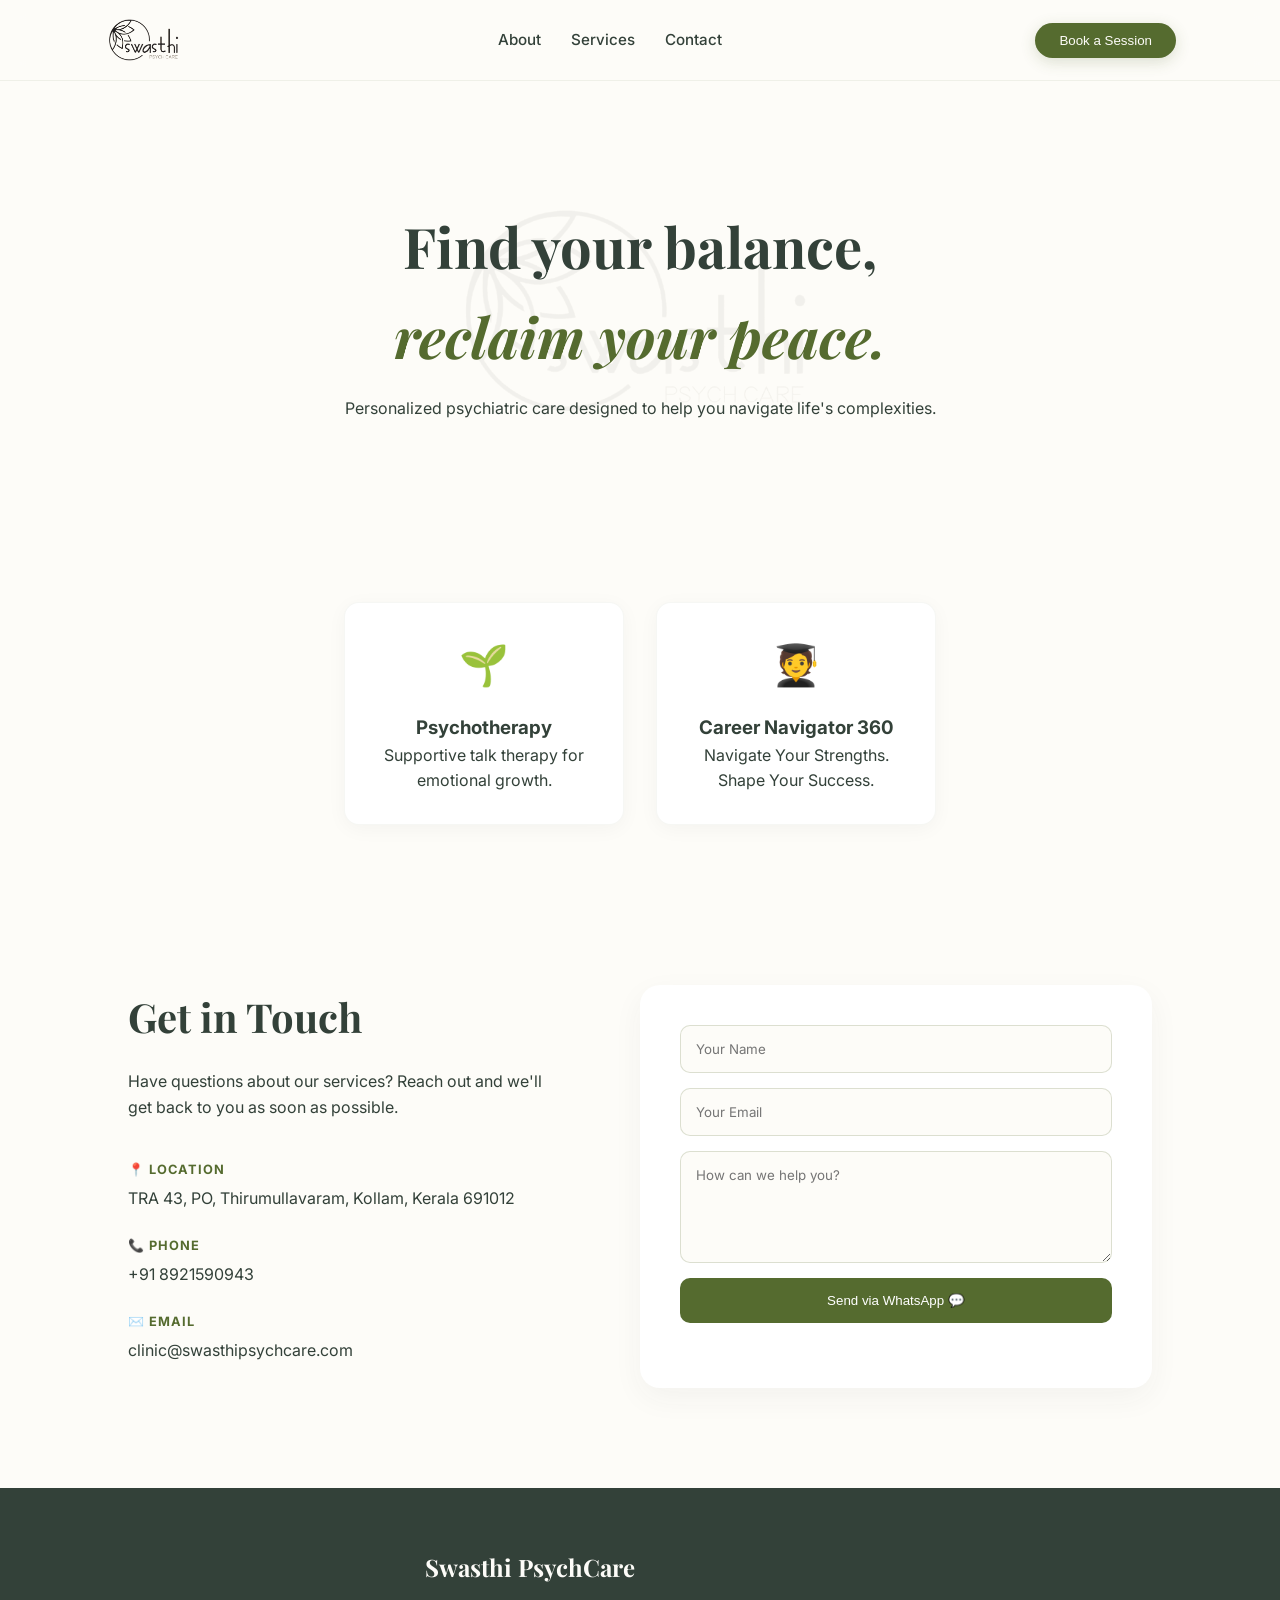
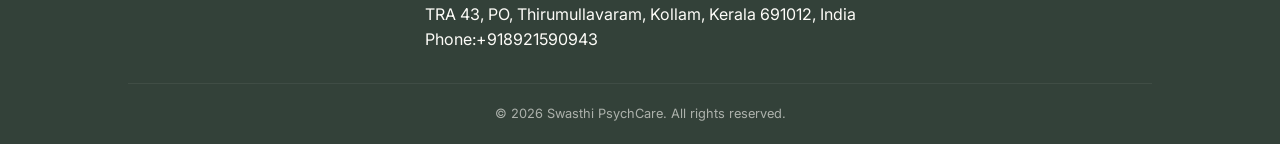
<file: index.html>
<!DOCTYPE html>
<html lang="en">
<head>
    <meta charset="UTF-8">
    <meta name="viewport" content="width=device-width, initial-scale=1.0">
    <title>Swasthi PsychCare | Mental Wellness</title>
    <link rel="stylesheet" href="style.css">
    <link href="https://fonts.googleapis.com/css2?family=Playfair+Display:italic,wght@0,700;1,700&family=Inter:wght@400;500&display=swap" rel="stylesheet">
</head>
<body>

    <nav class="navbar">
    <div class="nav-container">
        <div class="logo">
            <a href="index.html">
                <img src="swasthi.png" alt="Swasthi PsychCare Logo" class="logo-img">
            </a>
        </div>
        
        <ul class="nav-links">
            <li><a href="#about" class="nav-item">About</a></li>
            <li><a href="#services" class="nav-item">Services</a></li>
            <li><a href="#contact" class="nav-item">Contact</a></li>
        </ul>

        <div class="nav-actions">
            <button class="book-btn" id="bookBtn">Book a Session</button>
        </div>
    </div>
</nav>

    <main>
        <section class="hero">
            <h1>Find your balance, <br><span class="accent">reclaim your peace.</span></h1>
            <p>Personalized psychiatric care designed to help you navigate life's complexities.</p>
        </section>

        <section id="services" class="services-container">
            <div class="service-card" data-service="Therapy">
                <span class="icon">🌱</span>
                <h3>Psychotherapy</h3>
                <p>Supportive talk therapy for emotional growth.</p>
            </div>
            
            <a href="https://cn360.swasthipsychcare.com" target="_blank" class="service-card" data-service="Medication">
                <span class="icon">🧑‍🎓</span>
                <h3>Career Navigator 360</h3>
                <p>Navigate Your Strengths. Shape Your Success.</p>
            </a>
        </section>
    </main>
    <section id="contact" class="contact-section">
    <div class="contact-container">
        <div class="contact-info">
            <h2>Get in Touch</h2>
            <p>Have questions about our services? Reach out and we'll get back to you as soon as possible.</p>
            
            <div class="contact-details">
                <div class="detail-item">
                    <strong>📍 Location</strong>
                    <p>TRA 43, PO, Thirumullavaram, Kollam, Kerala 691012</p>
                </div>
                <div class="detail-item">
                    <strong>📞 Phone</strong>
                    <p>+91 8921590943</p>
                </div>
                <div class="detail-item">
                    <strong>✉️ Email</strong>
                    <p>clinic@swasthipsychcare.com</p>
                </div>
            </div>
        </div>

        <form class="contact-form" id="contactForm">
            <input type="text" placeholder="Your Name" required>
            <input type="email" placeholder="Your Email" required>
            <textarea placeholder="How can we help you?" rows="5" required></textarea>
            <button type="submit" class="submit-btn">Send via WhatsApp 💬</button>
        </form>
    </div>
</section>
    <footer class="footer">
    <div class="footer-content">
        <div class="footer-info">
            <h4>Swasthi PsychCare</h4>
            <p>TRA 43, PO, Thirumullavaram, Kollam, Kerala 691012, India</p>
            <p>Phone:+918921590943</p>
        </div>
        <div class="footer-bottom">
            <p>&copy; 2026 Swasthi PsychCare. All rights reserved.</p>
        </div>
    </div>
</footer>
    <script src="script.js"></script>
</body>
</html>
</file>
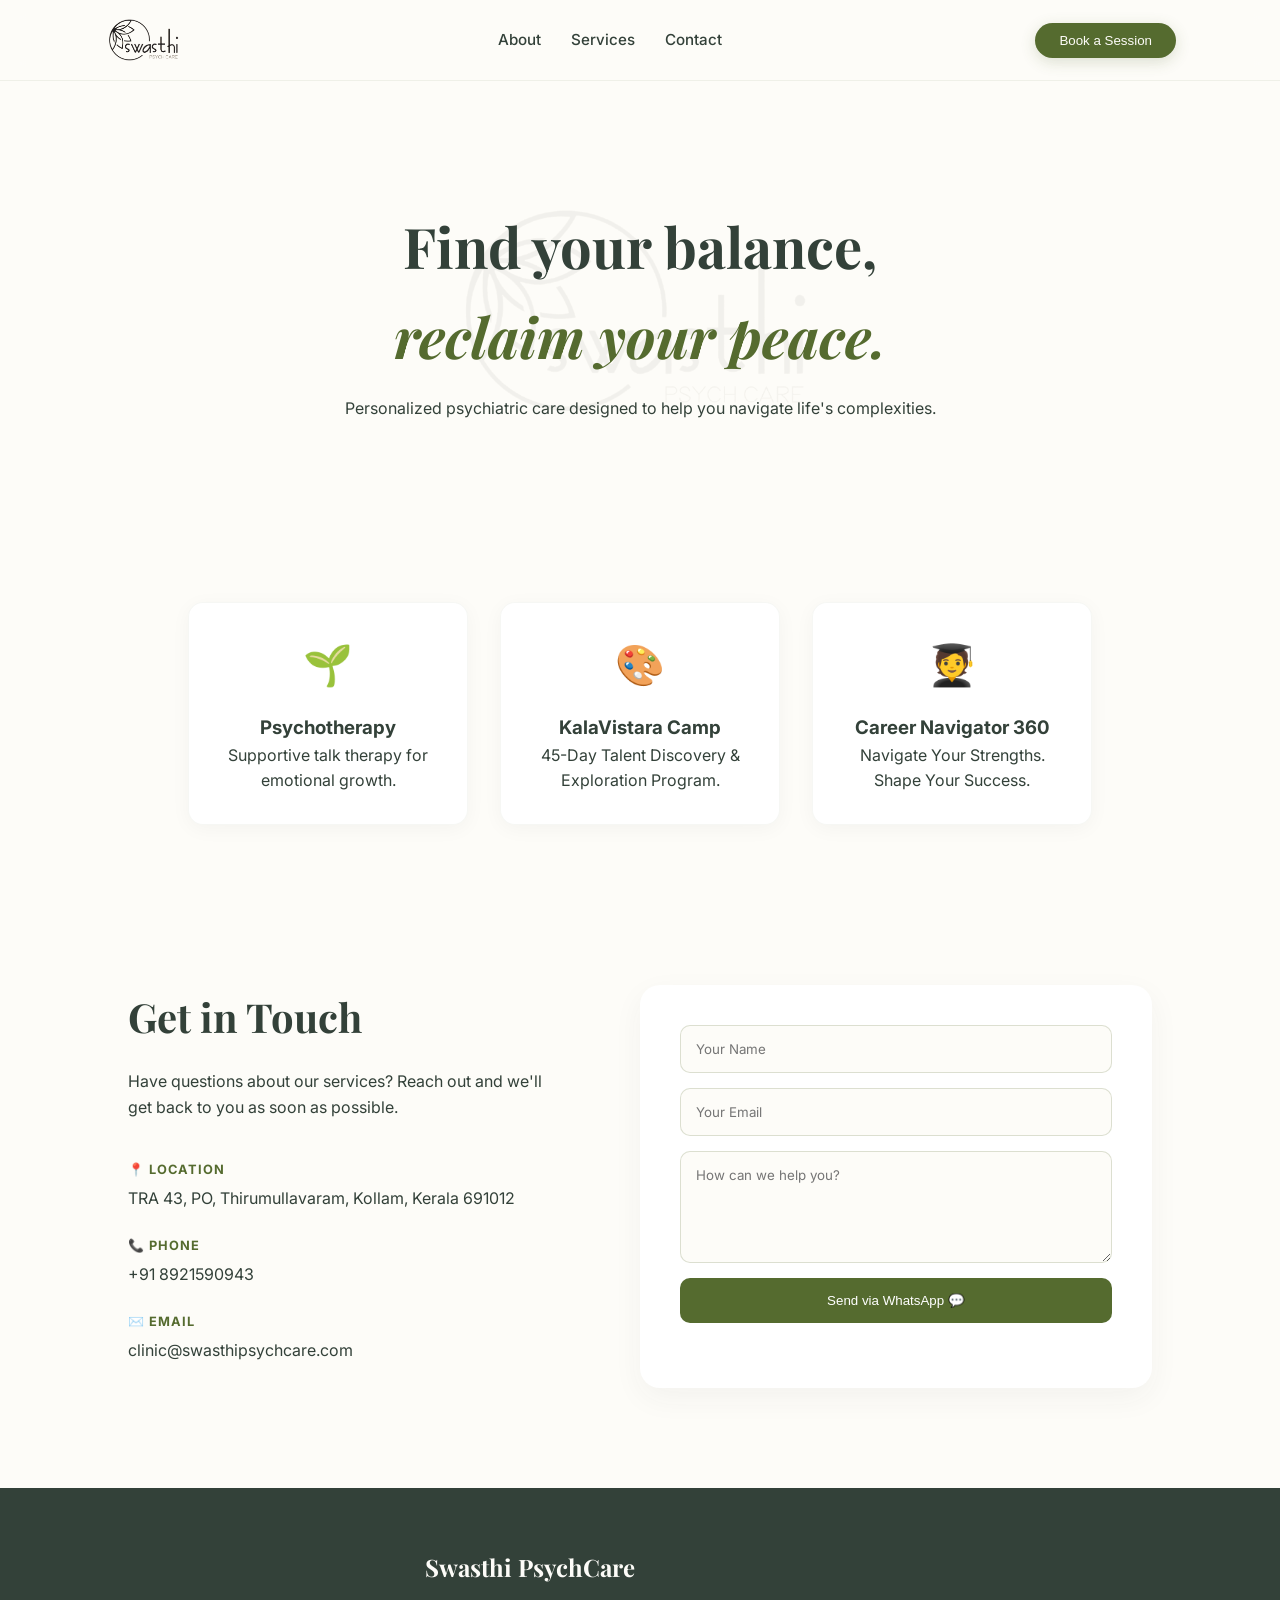
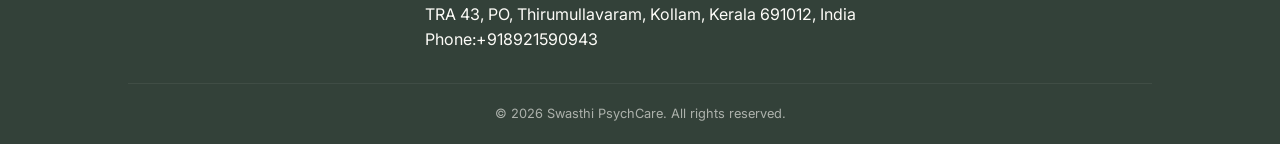
<file: home.html>
<!DOCTYPE html>
<html lang="en">
<head>
    <meta charset="UTF-8">
    <meta name="viewport" content="width=device-width, initial-scale=1.0">
    <title>Swasthi PsychCare | Mental Wellness</title>
    <link rel="stylesheet" href="style.css">
    <link href="https://fonts.googleapis.com/css2?family=Playfair+Display:italic,wght@0,700;1,700&family=Inter:wght@400;500&display=swap" rel="stylesheet">
    <!-- AOS CSS -->
    <link href="https://unpkg.com/aos@2.3.1/dist/aos.css" rel="stylesheet">
</head>
<body>

    <nav class="navbar">
    <div class="nav-container">
        <div class="logo">
            <a href="/home">
                <img src="swasthi.png" alt="Swasthi PsychCare Logo" class="logo-img">
            </a>
        </div>
        
        <ul class="nav-links">
            <li><a href="#about" class="nav-item">About</a></li>
            <li><a href="#services" class="nav-item">Services</a></li>
            <li><a href="#contact" class="nav-item">Contact</a></li>
        </ul>

        <div class="nav-actions">
            <button class="book-btn" id="bookBtn">Book a Session</button>
        </div>
    </div>
</nav>

    <main>
        <section class="hero" data-aos="fade-up" data-aos-duration="1000">
            <h1>Find your balance, <br><span class="accent">reclaim your peace.</span></h1>
            <p>Personalized psychiatric care designed to help you navigate life's complexities.</p>
        </section>

        <section id="services" class="services-container">
            <div class="service-card" data-service="Therapy" data-aos="fade-up" data-aos-delay="0">
                <span class="icon">🌱</span>
                <h3>Psychotherapy</h3>
                <p>Supportive talk therapy for emotional growth.</p>
            </div>
            
            <a href="kalavistara" class="service-card" data-service="KalaVistara" data-aos="fade-up" data-aos-delay="100">
                <span class="icon">🎨</span>
                <h3>KalaVistara Camp</h3>
                <p>45-Day Talent Discovery & Exploration Program.</p>
            </a>
            
            <a href="https://cn360.swasthipsychcare.com" target="_blank" class="service-card" data-service="Medication" data-aos="fade-up" data-aos-delay="200">
                <span class="icon">🧑‍🎓</span>
                <h3>Career Navigator 360</h3>
                <p>Navigate Your Strengths. Shape Your Success.</p>
            </a>
        </section>
    </main>
    <section id="contact" class="contact-section" data-aos="fade-in" data-aos-duration="800">
    <div class="contact-container">
        <div class="contact-info">
            <h2>Get in Touch</h2>
            <p>Have questions about our services? Reach out and we'll get back to you as soon as possible.</p>
            
            <div class="contact-details">
                <div class="detail-item">
                    <strong>📍 Location</strong>
                    <p>TRA 43, PO, Thirumullavaram, Kollam, Kerala 691012</p>
                </div>
                <div class="detail-item">
                    <strong>📞 Phone</strong>
                    <p>+91 8921590943</p>
                </div>
                <div class="detail-item">
                    <strong>✉️ Email</strong>
                    <p>clinic@swasthipsychcare.com</p>
                </div>
            </div>
        </div>

        <form class="contact-form" id="contactForm">
            <input type="text" placeholder="Your Name" required>
            <input type="email" placeholder="Your Email" required>
            <textarea placeholder="How can we help you?" rows="5" required></textarea>
            <button type="submit" class="submit-btn">Send via WhatsApp 💬</button>
        </form>
    </div>
</section>
    <footer class="footer">
    <div class="footer-content">
        <div class="footer-info">
            <h4>Swasthi PsychCare</h4>
            <p>TRA 43, PO, Thirumullavaram, Kollam, Kerala 691012, India</p>
            <p>Phone:+918921590943</p>
        </div>
        <div class="footer-bottom">
            <p>&copy; 2026 Swasthi PsychCare. All rights reserved.</p>
        </div>
    </div>
</footer>
    <script src="script.js"></script>
    
    <!-- AOS JS -->
    <script src="https://unpkg.com/aos@2.3.1/dist/aos.js"></script>
    <script>
        AOS.init({
            once: true,
            offset: 50,
        });
    </script>
</body>
</html>
</file>
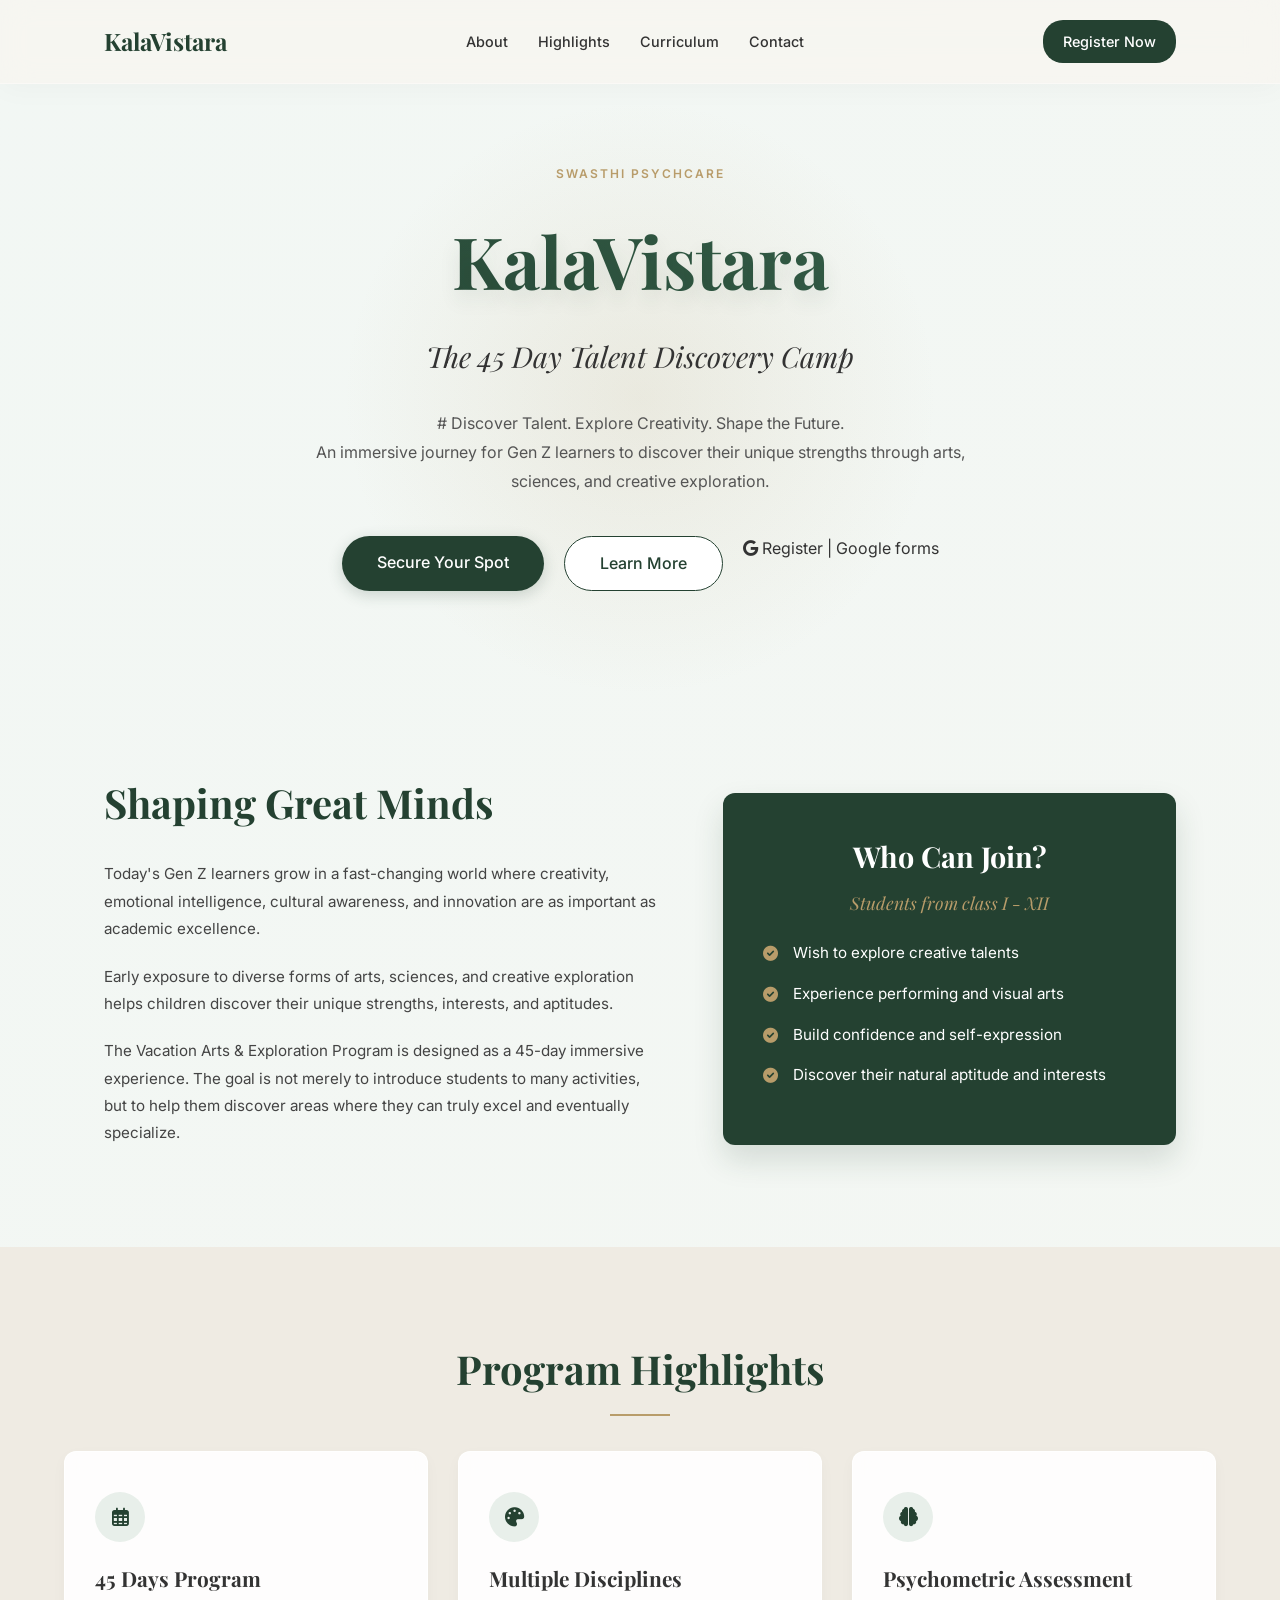
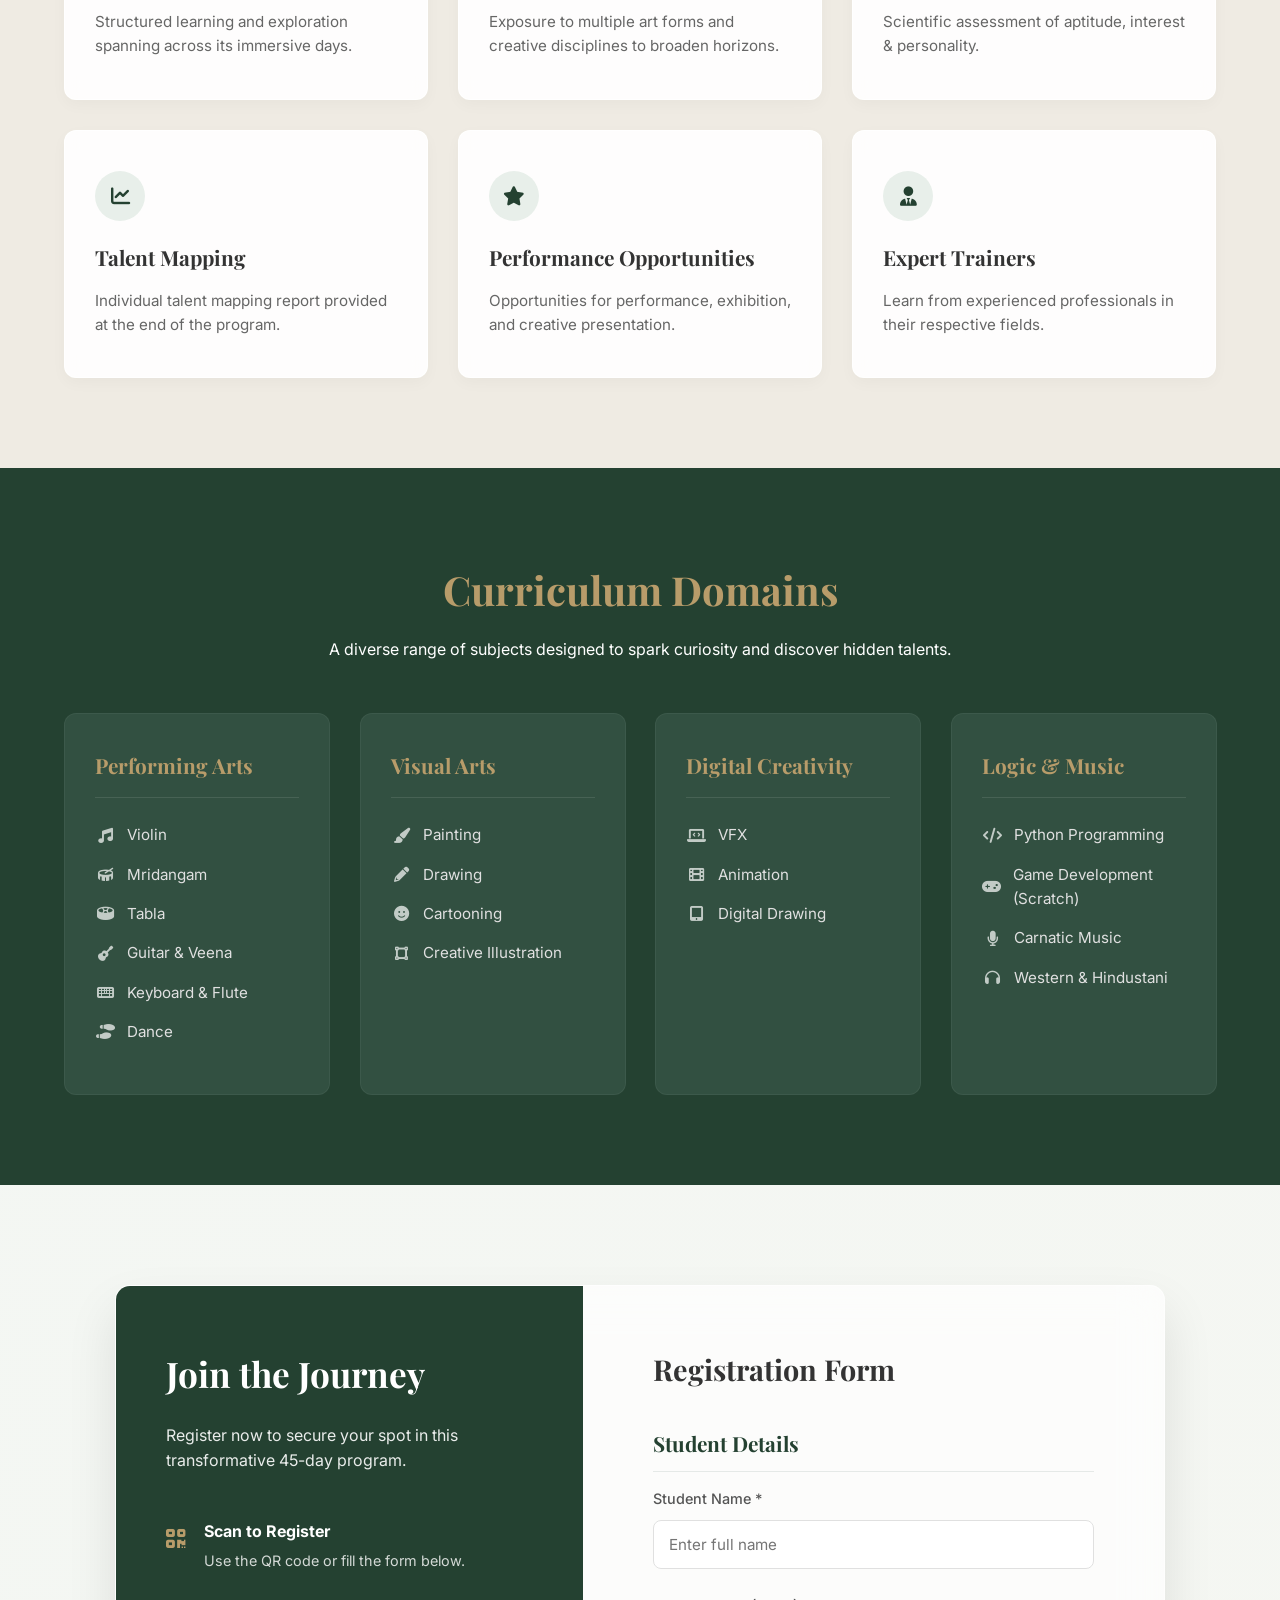
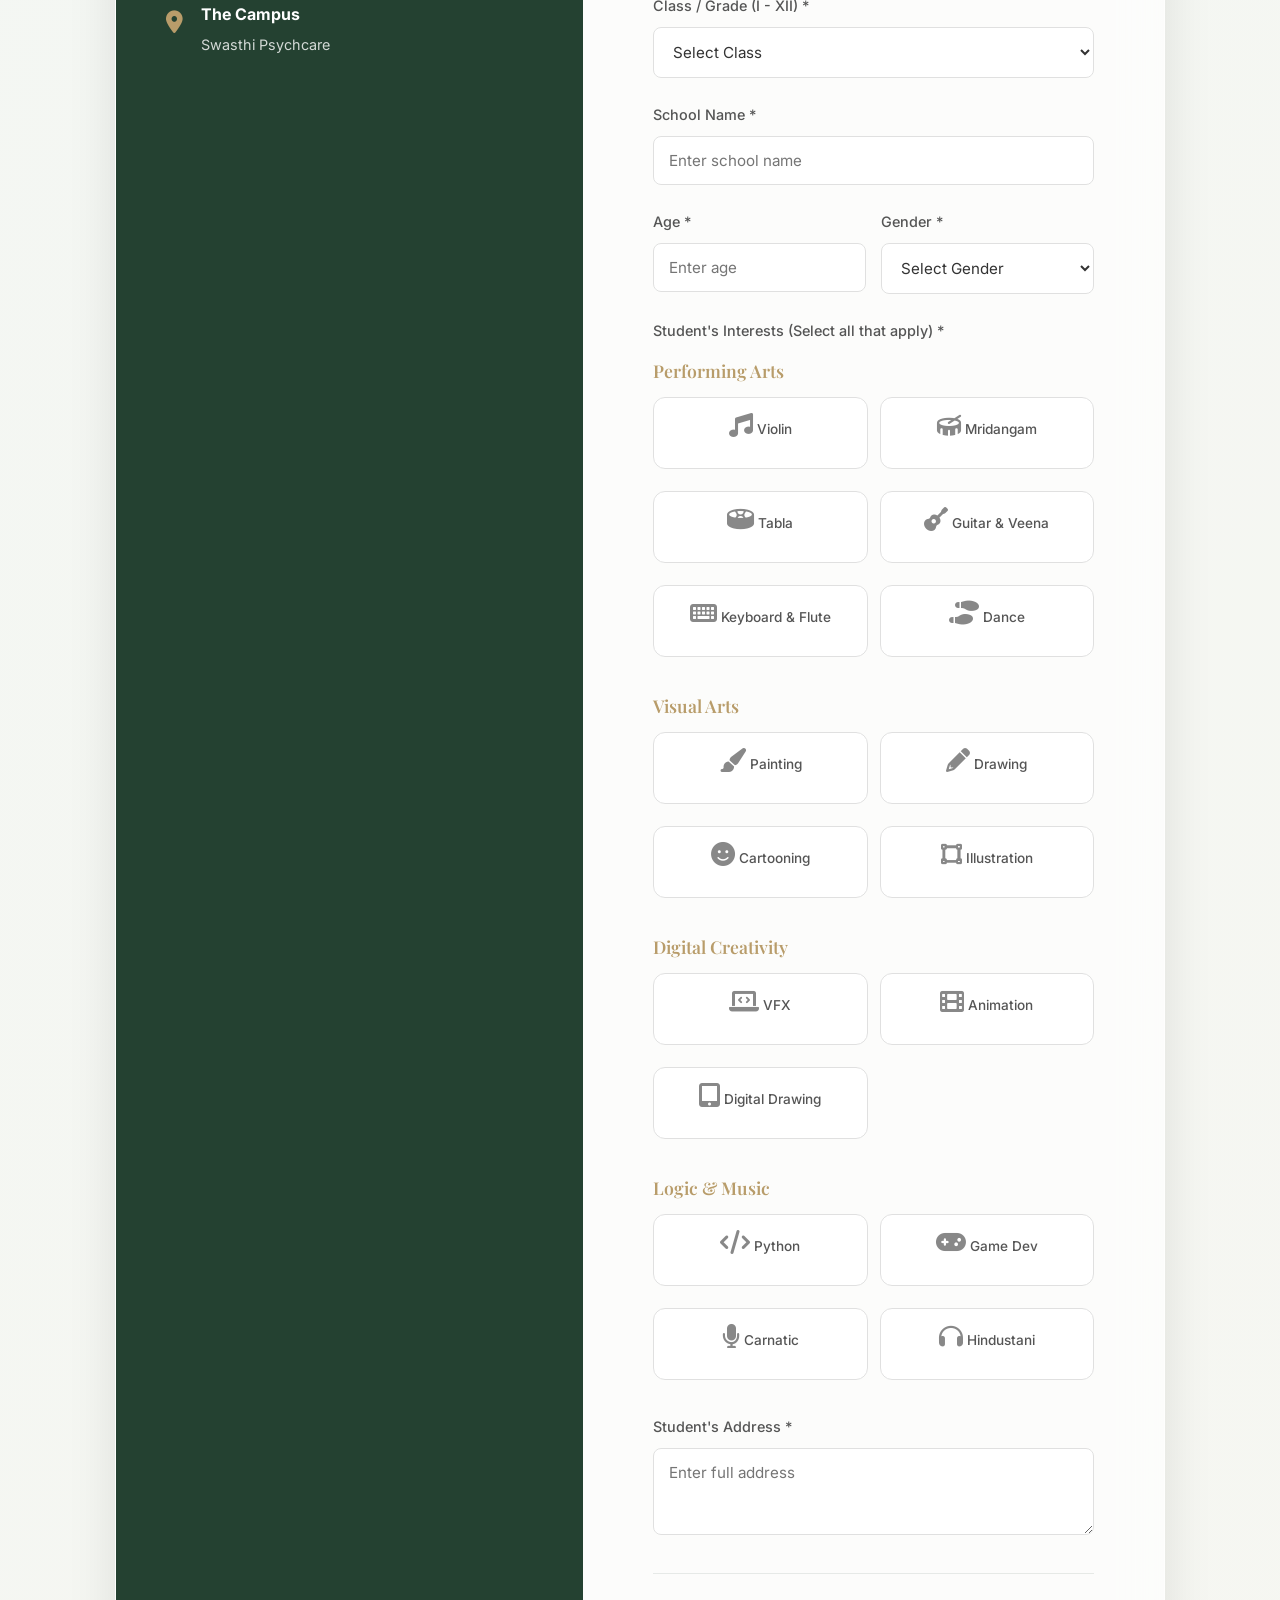
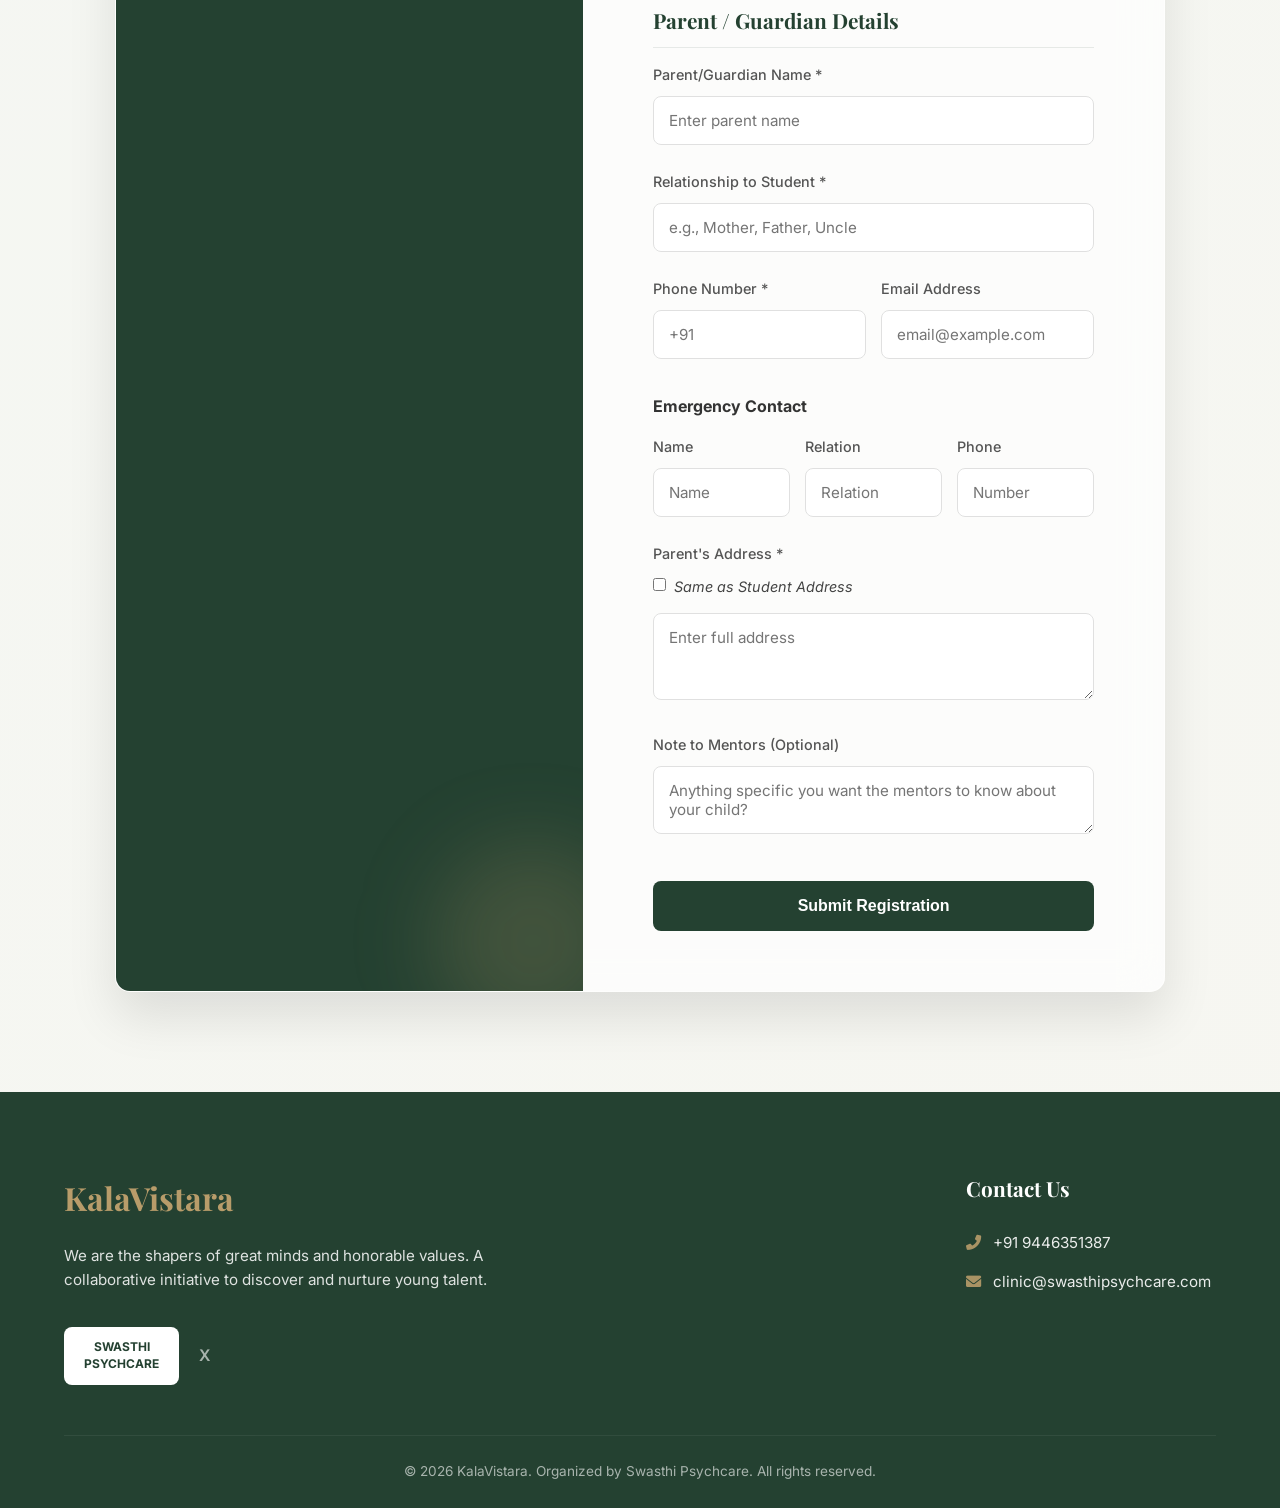
<file: kalavistara.html>
<!DOCTYPE html>
<html lang="en">

<head>
    <meta charset="UTF-8">
    <meta name="viewport" content="width=device-width, initial-scale=1.0">
    <title>KalaVistara | Talent Discovery Camp</title>
    <link rel="stylesheet" href="style.css">
    <link rel="stylesheet" href="kalavistara.css">
    <link rel="stylesheet" href="premium.css">
    <link
        href="https://fonts.googleapis.com/css2?family=Playfair+Display:italic,wght@0,700;1,700&family=Inter:wght@400;500;600&display=swap"
        rel="stylesheet">
    <link rel="stylesheet" href="https://cdnjs.cloudflare.com/ajax/libs/font-awesome/6.0.0/css/all.min.css">
    <!-- AOS CSS -->
    <link href="https://unpkg.com/aos@2.3.1/dist/aos.css" rel="stylesheet">
</head>

<body>

    <!-- Header -->
    <header class="kv-header" data-aos="fade-down" data-aos-duration="800">
        <div class="kv-nav-container">
            <a href="/home" class="kv-logo" style="text-decoration: none;">KalaVistara</a>
            <nav class="kv-nav-links">
                <a href="#about">About</a>
                <a href="#highlights">Highlights</a>
                <a href="#curriculum">Curriculum</a>
                <a href="#contact">Contact</a>
            </nav>
            <a href="#register" class="kv-register-btn">Register Now</a>
        </div>
    </header>

    <!-- Hero Section -->
    <section class="kv-hero">
        <div class="kv-hero-content" data-aos="zoom-out" data-aos-duration="1500">
            <p class="kv-subtitle-small">SWASTHI PSYCHCARE </p>
            <h1 class="kv-title">KalaVistara</h1>
            <p class="kv-subtitle">The 45 Day Talent Discovery Camp</p>
            <p class="kv-description">
                # Discover Talent. Explore Creativity. Shape the Future.<br>
                An immersive journey for Gen Z learners to discover their unique strengths through arts, sciences, and
                creative exploration.
            </p>
            <div class="kv-hero-buttons">
                <a href="#register" class="kv-btn-primary">Secure Your Spot</a>
                <a href="#about" class="kv-btn-secondary">Learn More</a>
                <a href="https://forms.gle/2VBKsbQegB7P4GWf9" target="_blank" class="kv-btn-google">
                    <i class="fab fa-google"></i> Register | Google forms
                </a>
            </div>
        </div>
    </section>

    <!-- Shaping Great Minds & Who Can Join -->
    <section id="about" class="kv-about-section">
        <div class="kv-about-text" data-aos="fade-right" data-aos-duration="1000">
            <h2>Shaping Great Minds</h2>
            <p>Today's Gen Z learners grow in a fast-changing world where creativity, emotional intelligence, cultural
                awareness, and innovation are as important as academic excellence.</p>
            <p>Early exposure to diverse forms of arts, sciences, and creative exploration helps children discover their
                unique strengths, interests, and aptitudes.</p>
            <p>The Vacation Arts & Exploration Program is designed as a 45-day immersive experience. The goal is not
                merely to introduce students to many activities, but to help them discover areas where they can truly
                excel and eventually specialize.</p>
        </div>
        <div class="kv-who-can-join" data-aos="fade-left" data-aos-duration="1000">
            <h3>Who Can Join?</h3>
            <p class="kv-italic-subtitle">Students from class I - XII</p>
            <ul class="kv-checklist">
                <li><i class="fas fa-check-circle"></i> Wish to explore creative talents</li>
                <li><i class="fas fa-check-circle"></i> Experience performing and visual arts</li>
                <li><i class="fas fa-check-circle"></i> Build confidence and self-expression</li>
                <li><i class="fas fa-check-circle"></i> Discover their natural aptitude and interests</li>
            </ul>
        </div>
    </section>

    <!-- Program Highlights -->
    <section id="highlights" class="kv-highlights-section">
        <h2 data-aos="fade-up">Program Highlights</h2>
        <div class="kv-highlights-grid">
            <div class="kv-highlight-card" data-aos="fade-up" data-aos-delay="100" data-aos-duration="800">
                <div class="kv-icon"><i class="far fa-calendar-alt"></i></div>
                <h4>45 Days Program</h4>
                <p>Structured learning and exploration spanning across its immersive days.</p>
            </div>
            <div class="kv-highlight-card" data-aos="fade-up" data-aos-delay="200" data-aos-duration="800">
                <div class="kv-icon"><i class="fas fa-palette"></i></div>
                <h4>Multiple Disciplines</h4>
                <p>Exposure to multiple art forms and creative disciplines to broaden horizons.</p>
            </div>
            <div class="kv-highlight-card" data-aos="fade-up" data-aos-delay="300" data-aos-duration="800">
                <div class="kv-icon"><i class="fas fa-brain"></i></div>
                <h4>Psychometric Assessment</h4>
                <p>Scientific assessment of aptitude, interest & personality.</p>
            </div>
            <div class="kv-highlight-card" data-aos="fade-up" data-aos-delay="400" data-aos-duration="800">
                <div class="kv-icon"><i class="fas fa-chart-line"></i></div>
                <h4>Talent Mapping</h4>
                <p>Individual talent mapping report provided at the end of the program.</p>
            </div>
            <div class="kv-highlight-card" data-aos="fade-up" data-aos-delay="500" data-aos-duration="800">
                <div class="kv-icon"><i class="fas fa-star"></i></div>
                <h4>Performance Opportunities</h4>
                <p>Opportunities for performance, exhibition, and creative presentation.</p>
            </div>
            <div class="kv-highlight-card" data-aos="fade-up" data-aos-delay="600" data-aos-duration="800">
                <div class="kv-icon"><i class="fas fa-user-tie"></i></div>
                <h4>Expert Trainers</h4>
                <p>Learn from experienced professionals in their respective fields.</p>
            </div>
        </div>
    </section>

    <!-- Curriculum Domains -->
    <section id="curriculum" class="kv-curriculum-section">
        <h2 data-aos="fade-down">Curriculum Domains</h2>
        <p class="kv-curriculum-desc" data-aos="fade-in" data-aos-delay="200">A diverse range of subjects designed to
            spark curiosity and discover hidden
            talents.</p>

        <div class="kv-curriculum-grid">
            <div class="kv-curriculum-card" data-aos="flip-left" data-aos-delay="100" data-aos-duration="1000">
                <h4>Performing Arts</h4>
                <ul>
                    <li><i class="fas fa-music"></i> Violin</li>
                    <li><i class="fas fa-drum"></i> Mridangam</li>
                    <li><i class="fas fa-drum-steelpan"></i> Tabla</li>
                    <li><i class="fas fa-guitar"></i> Guitar & Veena</li>
                    <li><i class="fas fa-keyboard"></i> Keyboard & Flute</li>
                    <li><i class="fas fa-shoe-prints"></i> Dance</li>
                </ul>
            </div>
            <div class="kv-curriculum-card" data-aos="flip-left" data-aos-delay="300" data-aos-duration="1000">
                <h4>Visual Arts</h4>
                <ul>
                    <li><i class="fas fa-paint-brush"></i> Painting</li>
                    <li><i class="fas fa-pencil-alt"></i> Drawing</li>
                    <li><i class="fas fa-smile"></i> Cartooning</li>
                    <li><i class="fas fa-vector-square"></i> Creative Illustration</li>
                </ul>
            </div>
            <div class="kv-curriculum-card" data-aos="flip-left" data-aos-delay="500" data-aos-duration="1000">
                <h4>Digital Creativity</h4>
                <ul>
                    <li><i class="fas fa-laptop-code"></i> VFX</li>
                    <li><i class="fas fa-film"></i> Animation</li>
                    <li><i class="fas fa-tablet-alt"></i> Digital Drawing</li>
                </ul>
            </div>
            <div class="kv-curriculum-card" data-aos="flip-left" data-aos-delay="700" data-aos-duration="1000">
                <h4>Logic & Music</h4>
                <ul>
                    <li><i class="fas fa-code"></i> Python Programming</li>
                    <li><i class="fas fa-gamepad"></i> Game Development (Scratch)</li>
                    <li><i class="fas fa-microphone"></i> Carnatic Music</li>
                    <li><i class="fas fa-headphones"></i> Western & Hindustani</li>
                </ul>
            </div>
        </div>
    </section>

    <!-- Join the Journey / Registration Form -->
    <section id="register" class="kv-registration-section">
        <div class="kv-registration-container" data-aos="zoom-in-up" data-aos-duration="1200">
            <div class="kv-join-journey">
                <h2>Join the Journey</h2>
                <p>Register now to secure your spot in this transformative 45-day program.</p>

                <div class="kv-info-item">
                    <div class="kv-info-icon"><i class="fas fa-qrcode"></i></div>
                    <div>
                        <strong>Scan to Register</strong>
                        <p>Use the QR code or fill the form below.</p>
                    </div>
                </div>

                <div class="kv-info-item">
                    <div class="kv-info-icon"><i class="fas fa-map-marker-alt"></i></div>
                    <div>
                        <strong>The Campus</strong>
                        <p>Swasthi Psychcare </p>
                    </div>
                </div>
            </div>

            <div class="kv-form-container" id="form-wrapper">
                <h3>Registration Form</h3>

                <!-- Success Message Modal Overlay (Hidden by default) -->
                <div id="success-overlay" class="kv-success-overlay" style="display: none;">
                    <div class="kv-success-card">
                        <div class="success-icon-wrapper">
                            <i class="fas fa-check-circle"></i>
                        </div>
                        <h4>Registration Successful!</h4>
                        <p>Welcome to KalaVistara. Your talent discovery journey begins soon.</p>

                        <div class="whatsapp-invite">
                            <p><strong>Next Step:</strong> Please join our official WhatsApp group for important updates,
                                schedule announcements, and mentor communication.</p>
                            <a href="https://chat.whatsapp.com/ITK1r3IL9747j78fWuQsP8" target="_blank"
                                class="kv-btn-whatsapp">
                                <i class="fab fa-whatsapp"></i> Join WhatsApp Group
                            </a>
                        </div>
                        
                        <button type="button" id="closeSuccessBtn" class="kv-btn-secondary" style="margin-top: 25px;">Close</button>
                    </div>
                </div>

                <form id="kv-register-form">

                    <h4 class="form-section-title">Student Details</h4>

                    <div class="form-group">
                        <label>Student Name *</label>
                        <input type="text" name="studentName" placeholder="Enter full name" required>
                    </div>
                    <div class="form-group">
                        <label>Class / Grade (I - XII) *</label>
                        <select name="studentClass" required>
                            <option value="">Select Class</option>
                            <option value="I - IV">Class I - IV</option>
                            <option value="V - VIII">Class V - VIII</option>
                            <option value="IX - XII">Class IX - XII</option>
                        </select>
                    </div>
                    <div class="form-group">
                        <label>School Name *</label>
                        <input type="text" name="schoolName" placeholder="Enter school name" required>
                    </div>

                    <div class="form-row">
                        <div class="form-group half">
                            <label>Age *</label>
                            <input type="number" name="studentAge" placeholder="Enter age" min="5" max="18" required>
                        </div>
                        <div class="form-group half">
                            <label>Gender *</label>
                            <select name="studentGender" required>
                                <option value="">Select Gender</option>
                                <option value="Male">Male</option>
                                <option value="Female">Female</option>
                                <option value="Other">Other</option>
                            </select>
                        </div>
                    </div>

                    <div class="form-group">
                        <label>Student's Interests (Select all that apply) *</label>
                        <div class="interests-container">

                            <!-- Performing Arts -->
                            <div class="interest-category">
                                <h6>Performing Arts</h6>
                                <div class="interest-grid">
                                    <label class="interest-card">
                                        <input type="checkbox" name="interests" value="Violin">
                                        <i class="fas fa-music icon"></i>
                                        <span>Violin</span>
                                    </label>
                                    <label class="interest-card">
                                        <input type="checkbox" name="interests" value="Mridangam">
                                        <i class="fas fa-drum icon"></i>
                                        <span>Mridangam</span>
                                    </label>
                                    <label class="interest-card">
                                        <input type="checkbox" name="interests" value="Tabla">
                                        <i class="fas fa-drum-steelpan icon"></i>
                                        <span>Tabla</span>
                                    </label>
                                    <label class="interest-card">
                                        <input type="checkbox" name="interests" value="Guitar & Veena">
                                        <i class="fas fa-guitar icon"></i>
                                        <span>Guitar & Veena</span>
                                    </label>
                                    <label class="interest-card">
                                        <input type="checkbox" name="interests" value="Keyboard & Flute">
                                        <i class="fas fa-keyboard icon"></i>
                                        <span>Keyboard & Flute</span>
                                    </label>
                                    <label class="interest-card">
                                        <input type="checkbox" name="interests" value="Dance">
                                        <i class="fas fa-shoe-prints icon"></i>
                                        <span>Dance</span>
                                    </label>
                                </div>
                            </div>

                            <!-- Visual Arts -->
                            <div class="interest-category">
                                <h6>Visual Arts</h6>
                                <div class="interest-grid">
                                    <label class="interest-card">
                                        <input type="checkbox" name="interests" value="Painting">
                                        <i class="fas fa-paint-brush icon"></i>
                                        <span>Painting</span>
                                    </label>
                                    <label class="interest-card">
                                        <input type="checkbox" name="interests" value="Drawing">
                                        <i class="fas fa-pencil-alt icon"></i>
                                        <span>Drawing</span>
                                    </label>
                                    <label class="interest-card">
                                        <input type="checkbox" name="interests" value="Cartooning">
                                        <i class="fas fa-smile icon"></i>
                                        <span>Cartooning</span>
                                    </label>
                                    <label class="interest-card">
                                        <input type="checkbox" name="interests" value="Creative Illustration">
                                        <i class="fas fa-vector-square icon"></i>
                                        <span>Illustration</span>
                                    </label>
                                </div>
                            </div>

                            <!-- Digital Creativity -->
                            <div class="interest-category">
                                <h6>Digital Creativity</h6>
                                <div class="interest-grid">
                                    <label class="interest-card">
                                        <input type="checkbox" name="interests" value="VFX">
                                        <i class="fas fa-laptop-code icon"></i>
                                        <span>VFX</span>
                                    </label>
                                    <label class="interest-card">
                                        <input type="checkbox" name="interests" value="Animation">
                                        <i class="fas fa-film icon"></i>
                                        <span>Animation</span>
                                    </label>
                                    <label class="interest-card">
                                        <input type="checkbox" name="interests" value="Digital Drawing">
                                        <i class="fas fa-tablet-alt icon"></i>
                                        <span>Digital Drawing</span>
                                    </label>
                                </div>
                            </div>

                            <!-- Logic & Music -->
                            <div class="interest-category">
                                <h6>Logic & Music</h6>
                                <div class="interest-grid">
                                    <label class="interest-card">
                                        <input type="checkbox" name="interests" value="Python Programming">
                                        <i class="fas fa-code icon"></i>
                                        <span>Python</span>
                                    </label>
                                    <label class="interest-card">
                                        <input type="checkbox" name="interests" value="Game Development">
                                        <i class="fas fa-gamepad icon"></i>
                                        <span>Game Dev</span>
                                    </label>
                                    <label class="interest-card">
                                        <input type="checkbox" name="interests" value="Carnatic Music">
                                        <i class="fas fa-microphone icon"></i>
                                        <span>Carnatic</span>
                                    </label>
                                    <label class="interest-card">
                                        <input type="checkbox" name="interests" value="Western & Hindustani">
                                        <i class="fas fa-headphones icon"></i>
                                        <span>Hindustani</span>
                                    </label>
                                </div>
                            </div>

                        </div>
                    </div>

                    <div class="form-group">
                        <label>Student's Address *</label>
                        <textarea name="studentAddress" id="studentAddress" rows="3" placeholder="Enter full address"
                            required></textarea>
                    </div>

                    <hr class="form-divider">

                    <h4 class="form-section-title">Parent / Guardian Details</h4>

                    <div class="form-group">
                        <label>Parent/Guardian Name *</label>
                        <input type="text" name="parentName" placeholder="Enter parent name" required>
                    </div>
                    <div class="form-group">
                        <label>Relationship to Student *</label>
                        <input type="text" name="parentRelation" placeholder="e.g., Mother, Father, Uncle" required>
                    </div>
                    <div class="form-row">
                        <div class="form-group half">
                            <label>Phone Number *</label>
                            <input type="tel" name="parentPhone" placeholder="+91" required>
                        </div>
                        <div class="form-group half">
                            <label>Email Address</label>
                            <input type="email" name="parentEmail" placeholder="email@example.com">
                        </div>
                    </div>

                    <h5 class="sub-label">Emergency Contact</h5>
                    <div class="form-row">
                        <div class="form-group third">
                            <label>Name</label>
                            <input type="text" name="emergencyName" placeholder="Name" required>
                        </div>
                        <div class="form-group third">
                            <label>Relation</label>
                            <input type="text" name="emergencyRelation" placeholder="Relation" required>
                        </div>
                        <div class="form-group third">
                            <label>Phone</label>
                            <input type="tel" name="emergencyPhone" placeholder="Number" required>
                        </div>
                    </div>

                    <div class="form-group">
                        <label>Parent's Address *</label>
                        <div class="checkbox-single">
                            <label><input type="checkbox" id="sameAddressCheck"> <i>Same as Student Address</i></label>
                        </div>
                        <textarea name="parentAddress" id="parentAddress" rows="3" placeholder="Enter full address"
                            required></textarea>
                    </div>

                    <div class="form-group">
                        <label>Note to Mentors (Optional)</label>
                        <textarea name="parentNote" rows="2"
                            placeholder="Anything specific you want the mentors to know about your child?"></textarea>
                    </div>

                    <button type="submit" class="kv-submit-btn" id="submitBtn">Submit Registration</button>
                </form>
            </div>
        </div>
    </section>

    <!-- Google Sheets Scripts & Same Address Logic -->
    <script>
        // Handle "Same as Student Address" checkbox
        const studentAddress = document.getElementById('studentAddress');
        const parentAddress = document.getElementById('parentAddress');
        const sameAddressCheck = document.getElementById('sameAddressCheck');

        sameAddressCheck.addEventListener('change', function () {
            if (this.checked) {
                parentAddress.value = studentAddress.value;
                parentAddress.readOnly = true;
                parentAddress.style.backgroundColor = '#f5f5f5';
            } else {
                parentAddress.value = '';
                parentAddress.readOnly = false;
                parentAddress.style.backgroundColor = '';
            }
        });

        // Update address if checkbox is checked and student address changes
        studentAddress.addEventListener('input', function () {
            if (sameAddressCheck.checked) {
                parentAddress.value = this.value;
            }
        });

        // Form Submission to Google Apps Script Web App
        const scriptURL = 'https://script.google.com/macros/s/AKfycbwJCXYWMW0-jFp9ga2NM2Ny-iul0MI1_UIIMc0G-DScCipjs-TWCufFBLuX66pvkBM/exec'; // User needs to replace this
        const form = document.getElementById('kv-register-form');
        const submitBtn = document.getElementById('submitBtn');

        form.addEventListener('submit', e => {
            e.preventDefault();

            // Basic check to ensure at least one interest is checked
            const checkboxes = document.querySelectorAll('input[name="interests"]:checked');
            if (checkboxes.length === 0) {
                alert("Please select at least one interest.");
                return;
            }

            submitBtn.textContent = 'Submitting...';
            submitBtn.disabled = true;
            submitBtn.style.backgroundColor = '#8c8c8c';

            fetch(scriptURL, { method: 'POST', body: new FormData(form) })
                .then(response => {
                    // Instead of hiding the form, we just reset it and show the modal overlay
                    // This prevents the page from suddenly shrinking and scrolling down
                    
                    // Show the success overlay modal
                    const successOverlay = document.getElementById('success-overlay');
                    successOverlay.style.display = 'flex';
                    
                    // Add event listener to close button
                    document.getElementById('closeSuccessBtn').addEventListener('click', function() {
                        successOverlay.style.display = 'none';
                        window.scrollTo({ top: 0, behavior: 'smooth' });
                    });

                    form.reset();
                    submitBtn.textContent = 'Submit Registration';
                    submitBtn.disabled = false;
                    submitBtn.style.backgroundColor = '';
                    parentAddress.readOnly = false;
                    parentAddress.style.backgroundColor = '';
                })
                .catch(error => {
                    console.error('Error!', error.message);
                    alert('There was an error submitting the form. Please try again.');
                    submitBtn.textContent = 'Submit Registration';
                    submitBtn.disabled = false;
                    submitBtn.style.backgroundColor = '';
                });
        });
    </script>

    <!-- Footer -->
    <footer id="contact" class="kv-footer">
        <div class="kv-footer-content">
            <div class="kv-footer-left">
                <h2>KalaVistara</h2>
                <p>We are the shapers of great minds and honorable values. A collaborative initiative to discover and
                    nurture young talent.</p>
                <div class="kv-logos">
                    <div class="kv-footer-logo-box">SWASTHI<br>PSYCHCARE</div>
                    <span class="kv-cross">X</span>
                </div>
            </div>
            <div class="kv-footer-right">
                <h3>Contact Us</h3>
                <p><i class="fas fa-phone-alt"></i> +91 9446351387</p>
                <p><i class="fas fa-envelope"></i> clinic@swasthipsychcare.com</p>
            </div>
        </div>
        <div class="kv-footer-bottom">
            <p>&copy; 2026 KalaVistara. Organized by Swasthi Psychcare. All rights reserved.</p>
        </div>
    </footer>

    <!-- AOS JS -->
    <script src="https://unpkg.com/aos@2.3.1/dist/aos.js"></script>
    <script>
        AOS.init({
            once: true,
            offset: 50,
        });
    </script>
</body>

</html>
</file>
<file: style.css>
/* 1. Global Resets & Accessibility */
html {
    scroll-behavior: smooth;
}
* {
    margin: 0;
    padding: 0;
    box-sizing: border-box;
    -webkit-tap-highlight-color: transparent;
}

*:focus {
    outline: none;
}

body {
    font-family: 'Inter', sans-serif;
    background-color: #FDFCF8;
    color: #334139;
    line-height: 1.6;
}

/* 2. Navbar Styling */
.navbar {
    background-color: rgba(253, 252, 248, 0.85); /* Semi-transparent */
    backdrop-filter: blur(12px); /* Glassmorphism effect */
    -webkit-backdrop-filter: blur(12px);
    padding: 15px 0;
    position: sticky;
    top: 0;
    z-index: 1000;
    border-bottom: 1px solid rgba(85, 107, 47, 0.08);
    transition: all 0.3s ease;
}

.nav-container {
    max-width: 1200px;
    margin: 0 auto;
    display: flex;
    justify-content: space-between;
    align-items: center;
    padding: 0 5%;
}

.logo-img {
    height: 50px; /* Adjust based on your png shape */
    width: auto;
    display: block;
}

.nav-links {
    display: flex;
    list-style: none;
    gap: 30px;
}

.nav-item {
    text-decoration: none;
    color: #334139;
    font-weight: 500;
    font-size: 0.95rem;
    transition: color 0.3s ease;
}

.nav-item:hover {
    color: #556B2F;
}

.book-btn {
    background-color: #556B2F;
    color: #FDFCF8;
    border: none;
    padding: 10px 24px;
    border-radius: 50px;
    font-weight: 500;
    cursor: pointer;
    position: relative;
    overflow: hidden;
    transition: all 0.3s cubic-bezier(0.25, 0.8, 0.25, 1);
    box-shadow: 0 4px 15px rgba(85, 107, 47, 0.2);
}

.book-btn::after {
    content: '';
    position: absolute;
    top: 0;
    left: -100%;
    width: 50%;
    height: 100%;
    background: linear-gradient(to right, rgba(255,255,255,0) 0%, rgba(255,255,255,0.3) 50%, rgba(255,255,255,0) 100%);
    transform: skewX(-25deg);
    transition: all 0.5s ease;
}

.book-btn:hover {
    background-color: #3e4f22;
    transform: translateY(-2px);
    box-shadow: 0 6px 20px rgba(85, 107, 47, 0.35);
}

.book-btn:hover::after {
    left: 150%;
}

.book-btn:active {
    transform: translateY(1px);
    box-shadow: 0 2px 10px rgba(85, 107, 47, 0.2);
}

/* 3. Hero Section & Watermark */
.hero {
    position: relative;
    text-align: center;
    padding: 120px 10%;
    overflow: hidden;
}

.hero::before {
    content: "";
    position: absolute;
    top: 50%;
    left: 50%;
    transform: translate(-50%, -50%);
    width: 400px;
    height: 400px;
    background-image: url("swasthi.png"); /* This is your watermark logo */
    background-size: contain;
    background-repeat: no-repeat;
    background-position: center;
    opacity: 0.05; /* Keep this low so text is readable */
    z-index: -1;
    animation: slowFloat 8s ease-in-out infinite;
}

@keyframes slowFloat {
    0% { transform: translate(-50%, -50%) scale(1); opacity: 0.05; }
    50% { transform: translate(-50%, -52%) scale(1.05); opacity: 0.07; }
    100% { transform: translate(-50%, -50%) scale(1); opacity: 0.05; }
}

h1 {
    font-family: 'Playfair Display', serif;
    font-size: 3.5rem;
    margin-bottom: 1rem;
}

.accent {
    color: #556B2F;
    font-style: italic;
}

/* 4. Services Section */
.services-container {
    display: flex;
    justify-content: center;
    gap: 2rem;
    padding: 60px 10%;
    flex-wrap: wrap; /* Important for mobile */
}

.service-card {
    background: white;
    padding: 30px;
    border-radius: 15px;
    box-shadow: 0 4px 20px rgba(0,0,0,0.04);
    width: 280px;
    text-align: center;
    cursor: pointer;
    transition: all 0.4s cubic-bezier(0.165, 0.84, 0.44, 1);
    border: 1px solid rgba(85, 107, 47, 0.05);
    position: relative;
    z-index: 1;
}

.service-card:hover {
    transform: translateY(-8px) scale(1.02);
    border-color: rgba(85, 107, 47, 0.3);
    box-shadow: 0 15px 35px rgba(85, 107, 47, 0.1);
    z-index: 2;
}

.icon {
    font-size: 2.5rem;
    display: block;
    margin-bottom: 1rem;
    transition: transform 0.4s cubic-bezier(0.34, 1.56, 0.64, 1);
}

.service-card:hover .icon {
    transform: scale(1.2) rotate(5deg);
}

/* 5. Footer */
.footer {
    background-color: #334139;
    color: #FDFCF8;
    padding: 60px 10% 20px 10%;
}

.footer-content {
    display: flex;
    flex-direction: column;
    align-items: center;
    gap: 30px;
}

.footer-info h4 {
    font-family: 'Playfair Display', serif;
    font-size: 1.5rem;
    margin-bottom: 15px;
}

.footer-bottom {
    border-top: 1px solid rgba(253, 252, 248, 0.1);
    width: 100%;
    padding-top: 20px;
    text-align: center;
    font-size: 0.8rem;
    opacity: 0.6;
}

/* 6. Responsive */
@media (max-width: 768px) {
    .nav-links { display: none; }
    h1 { font-size: 2.5rem; }
}

/* Contact Section */
.contact-section {
    padding: 100px 10%;
    background-color: #FDFCF8;
}

.contact-container {
    display: flex;
    gap: 80px;
    max-width: 1100px;
    margin: 0 auto;
    flex-wrap: wrap; /* Stacks on mobile */
}

.contact-info {
    flex: 1;
    min-width: 300px;
}

.contact-info h2 {
    font-family: 'Playfair Display', serif;
    font-size: 2.5rem;
    margin-bottom: 20px;
    color: #334139;
}

.contact-details {
    margin-top: 40px;
}

.detail-item {
    margin-bottom: 25px;
}

.detail-item strong {
    display: block;
    color: #556B2F;
    margin-bottom: 5px;
    text-transform: uppercase;
    font-size: 0.8rem;
    letter-spacing: 1px;
}

/* The Form */
.contact-form {
    flex: 1;
    min-width: 300px;
    display: flex;
    flex-direction: column;
    gap: 15px;
    background: white;
    padding: 40px;
    border-radius: 20px;
    box-shadow: 0 10px 30px rgba(51, 65, 57, 0.05);
}

.contact-form input, 
.contact-form textarea {
    padding: 15px;
    border: 1px solid rgba(85, 107, 47, 0.2);
    border-radius: 10px;
    font-family: inherit;
    background-color: #FDFCF8;
}

.contact-form input:focus, 
.contact-form textarea:focus {
    border-color: #556B2F;
    background-color: white;
}

.submit-btn {
    background-color: #556B2F;
    color: white;
    padding: 15px;
    border: none;
    border-radius: 10px;
    cursor: pointer;
    font-weight: 500;
    transition: 0.3s;
}

.submit-btn:hover {
    background-color: #3e4f22;
    transform: translateY(-2px);
}

a{
    text-decoration:none;
    color:inherit;
}
</file>
<file: kalavistara.css>
/* KalaVistara Specific Styles */

:root {
    --kv-bg: #F8F6F0; /* Lighter beige */
    --kv-dark-green: #244131;
    --kv-gold: #B89C6A;
    --kv-text: #333333;
    --kv-white: #FFFFFF;
}

body {
    background-color: var(--kv-bg);
    color: var(--kv-text);
}

/* Header */
.kv-header {
    background-color: var(--kv-bg);
    padding: 20px 0;
    position: sticky;
    top: 0;
    z-index: 1000;
}

.kv-nav-container {
    max-width: 1200px;
    margin: 0 auto;
    display: flex;
    justify-content: space-between;
    align-items: center;
    padding: 0 5%;
}

.kv-logo {
    font-family: 'Playfair Display', serif;
    font-size: 1.5rem;
    font-weight: 700;
    color: var(--kv-dark-green);
}

.kv-nav-links {
    display: flex;
    gap: 30px;
}

.kv-nav-links a {
    text-decoration: none;
    color: var(--kv-text);
    font-size: 0.9rem;
    font-weight: 500;
    transition: color 0.3s;
}

.kv-nav-links a:hover {
    color: var(--kv-dark-green);
}

.kv-register-btn {
    background-color: var(--kv-dark-green);
    color: var(--kv-white);
    padding: 10px 20px;
    border-radius: 20px;
    text-decoration: none;
    font-weight: 500;
    font-size: 0.9rem;
    transition: 0.3s;
}
.kv-register-btn:hover {
    background-color: #1a3024;
}

/* Hero Section */
.kv-hero {
    position: relative;
    text-align: center;
    padding: 80px 5% 120px;
    background-color: var(--kv-bg);
}

.kv-subtitle-small {
    font-size: 0.75rem;
    font-weight: 600;
    color: var(--kv-gold);
    letter-spacing: 2px;
    margin-bottom: 20px;
}

/* New Form Styles */
.form-section-title {
    font-family: 'Playfair Display', serif;
    font-size: 1.3rem;
    color: var(--kv-dark-green);
    margin: 30px 0 15px;
    padding-bottom: 10px;
    border-bottom: 1px solid rgba(36, 65, 49, 0.1);
}

.form-row {
    display: flex;
    gap: 15px;
}

.form-group.half {
    flex: 1;
}

.form-group.third {
    flex: 1;
}

.sub-label {
    font-size: 1rem;
    color: var(--kv-text);
    margin-bottom: 15px;
    margin-top: 10px;
}

.form-divider {
    border: 0;
    height: 1px;
    background-color: rgba(36, 65, 49, 0.1);
    margin: 30px 0;
}

/* Checkbox Styles */
.checkbox-group.interest-grid {
    display: grid;
    grid-template-columns: repeat(auto-fill, minmax(110px, 1fr)); /* Smaller min-size forces more columns */
    gap: 12px;
}

.interest-card {
    position: relative;
    border: 1px solid #e0e0e0;
    border-radius: 12px;
    padding: 15px 10px;
    text-align: center;
    cursor: pointer;
    transition: all 0.3s ease;
    background-color: var(--kv-white);
    display: flex;
    flex-direction: column;
    align-items: center;
    justify-content: center;
    gap: 10px;
    overflow: hidden;
}

/* Hide the actual checkbox */
.interest-card input[type="checkbox"] {
    position: absolute;
    opacity: 0;
    cursor: pointer;
    height: 100%; /* Make input cover whole card for broader click capture */
    width: 100%;
    top: 0;
    left: 0;
    z-index: 10;
}

/* The visual elements */
.interest-card .icon {
    font-size: 1.5rem;
    color: #888;
    transition: all 0.3s ease;
}

.interest-card span {
    font-size: 0.85rem;
    font-weight: 500;
    color: #555;
    transition: all 0.3s ease;
    line-height: 1.2;
}

/* Hover State */
.interest-card:hover {
    border-color: var(--kv-gold);
    transform: translateY(-2px);
    box-shadow: 0 4px 12px rgba(184, 156, 106, 0.1);
}

.interest-card:hover .icon {
    color: var(--kv-gold);
}

/* Selected State */
.interest-card:has(input[type="checkbox"]:checked) {
    border-color: var(--kv-dark-green);
    background-color: #E8EFEA;
    box-shadow: inset 0 0 0 1px var(--kv-dark-green), 0 4px 12px rgba(36, 65, 49, 0.1);
}

.interest-card:has(input[type="checkbox"]:checked) .icon {
    color: var(--kv-dark-green);
}

.interest-card:has(input[type="checkbox"]:checked) span {
    color: var(--kv-dark-green);
    font-weight: 600;
}

/* Fallback for browsers that don't support :has() - using the sibling selector up to the card */
.interest-card input[type="checkbox"]:checked ~ .icon {
    color: var(--kv-dark-green);
}

.interest-card input[type="checkbox"]:checked ~ span {
    color: var(--kv-dark-green);
    font-weight: 600;
}

/* Selected checkmark indicator */
.interest-card::after {
    content: '\f058'; /* FontAwesome check-circle */
    font-family: 'Font Awesome 6 Free';
    font-weight: 900;
    position: absolute;
    top: 8px;
    right: 8px;
    color: var(--kv-dark-green);
    font-size: 1rem;
    opacity: 0;
    transform: scale(0.5);
    transition: all 0.3s cubic-bezier(0.175, 0.885, 0.32, 1.275);
    z-index: 5;
}

.interest-card:has(input[type="checkbox"]:checked)::after {
    opacity: 1;
    transform: scale(1);
}

/* Fallback checkmark for non-has() browsers using an injected element in HTML (we'll modify that next if needed, but modern browsers support has) */

@media (max-width: 600px) {
    .interest-grid {
        grid-template-columns: repeat(3, 1fr); /* Force 3 columns on small screens */
    }
    
    .interest-card span {
        font-size: 0.75rem; /* Smaller text for compact cards */
    }
    .interest-card .icon {
        font-size: 1.2rem;
    }
}
@media (max-width: 400px) {
    .interest-grid {
        grid-template-columns: repeat(2, 1fr); /* Down to 2 on very small screens */
    }
}
.checkbox-group {
    display: grid;
    grid-template-columns: repeat(auto-fit, minmax(160px, 1fr));
    gap: 12px;
    margin-top: 10px;
}

.checkbox-group label,
.checkbox-single label {
    display: flex;
    align-items: flex-start;
    gap: 8px;
    font-size: 0.9rem;
    color: #444;
    cursor: pointer;
    font-weight: normal;
}

.checkbox-group input[type="checkbox"],
.checkbox-single input[type="checkbox"] {
    width: auto;
    margin-top: 3px;
    cursor: pointer;
}

.checkbox-single {
    margin-bottom: 15px;
}

textarea {
    width: 100%;
    padding: 14px 15px;
    border: 1px solid #e0e0e0;
    border-radius: 8px;
    font-family: inherit;
    font-size: 0.95rem;
    color: var(--kv-text);
    transition: 0.3s;
    resize: vertical;
}

textarea:focus {
    border-color: var(--kv-dark-green);
    outline: none;
}

@media (max-width: 600px) {
    .form-row {
        flex-direction: column;
        gap: 0;
    }
}

.kv-title {
    font-family: 'Playfair Display', serif;
    font-size: 4.5rem;
    color: var(--kv-dark-green);
    margin-bottom: 15px;
}

.kv-subtitle {
    font-family: 'Playfair Display', serif;
    font-size: 1.8rem;
    font-style: italic;
    color: var(--kv-text);
    margin-bottom: 30px;
    font-weight: 400;
}

.kv-description {
    max-width: 650px;
    margin: 0 auto 40px;
    line-height: 1.8;
    font-size: 1rem;
    color: #555;
}

.kv-hero-buttons {
    display: flex;
    justify-content: center;
    gap: 20px;
}

.kv-btn-primary {
    background-color: var(--kv-dark-green);
    color: var(--kv-white);
    padding: 14px 35px;
    border-radius: 30px;
    text-decoration: none;
    font-weight: 500;
    transition: 0.3s;
}

.kv-btn-primary:hover {
    background-color: #1a3024;
}

.kv-btn-secondary {
    background-color: var(--kv-white);
    color: var(--kv-dark-green);
    border: 1px solid var(--kv-dark-green);
    padding: 14px 35px;
    border-radius: 30px;
    text-decoration: none;
    font-weight: 500;
    transition: 0.3s;
}

.kv-btn-secondary:hover {
    background-color: var(--kv-dark-green);
    color: var(--kv-white);
}

/* About Section */
.kv-about-section {
    max-width: 1200px;
    margin: 0 auto;
    padding: 60px 5% 80px;
    display: flex;
    gap: 60px;
    align-items: center;
}

.kv-about-text {
    flex: 6;
}

.kv-about-text h2 {
    font-family: 'Playfair Display', serif;
    font-size: 2.5rem;
    color: var(--kv-dark-green);
    margin-bottom: 25px;
}

.kv-about-text p {
    margin-bottom: 20px;
    line-height: 1.8;
    color: #444;
    font-size: 0.95rem;
}

.kv-who-can-join {
    flex: 4;
    background-color: var(--kv-dark-green);
    color: var(--kv-white);
    padding: 40px;
    border-radius: 12px;
    box-shadow: 0 15px 30px rgba(36, 65, 49, 0.15);
}

.kv-who-can-join h3 {
    font-family: 'Playfair Display', serif;
    font-size: 1.8rem;
    text-align: center;
    margin-bottom: 10px;
}

.kv-italic-subtitle {
    font-family: 'Playfair Display', serif;
    font-style: italic;
    text-align: center;
    color: var(--kv-gold);
    margin-bottom: 25px;
    font-size: 1.1rem;
}

.kv-checklist {
    list-style: none;
    padding: 0;
}

.kv-checklist li {
    margin-bottom: 18px;
    display: flex;
    align-items: flex-start;
    gap: 15px;
    font-size: 0.95rem;
    line-height: 1.5;
}

.kv-checklist i {
    color: var(--kv-gold);
    margin-top: 4px;
}

/* Program Highlights */
.kv-highlights-section {
    background-color: #EFEBE3;
    padding: 90px 5%;
    text-align: center;
}

.kv-highlights-section h2 {
    font-family: 'Playfair Display', serif;
    font-size: 2.5rem;
    color: var(--kv-dark-green);
    margin-bottom: 50px;
    position: relative;
    display: inline-block;
}

.kv-highlights-section h2::after {
    content: '';
    position: absolute;
    bottom: -15px;
    left: 50%;
    transform: translateX(-50%);
    width: 60px;
    height: 2px;
    background-color: var(--kv-gold);
}

.kv-highlights-grid {
    max-width: 1200px;
    margin: 0 auto;
    display: grid;
    grid-template-columns: repeat(auto-fit, minmax(320px, 1fr));
    gap: 30px;
}

.kv-highlight-card {
    background-color: var(--kv-white);
    padding: 40px 30px;
    border-radius: 12px;
    text-align: left;
    box-shadow: 0 5px 15px rgba(0,0,0,0.03);
    transition: transform 0.3s;
}
.kv-highlight-card:hover {
    transform: translateY(-5px);
}

.kv-icon {
    width: 50px;
    height: 50px;
    background-color: #E8EFEA;
    border-radius: 50%;
    display: flex;
    align-items: center;
    justify-content: center;
    color: var(--kv-dark-green);
    font-size: 1.2rem;
    margin-bottom: 20px;
}

.kv-highlight-card h4 {
    font-family: 'Playfair Display', serif;
    font-size: 1.3rem;
    color: var(--kv-text);
    margin-bottom: 15px;
}

.kv-highlight-card p {
    font-size: 0.95rem;
    color: #666;
    line-height: 1.6;
}

/* Curriculum Domains */
.kv-curriculum-section {
    background-color: var(--kv-dark-green);
    color: var(--kv-white);
    padding: 90px 5%;
    text-align: center;
}

.kv-curriculum-section h2 {
    font-family: 'Playfair Display', serif;
    font-size: 2.5rem;
    color: var(--kv-gold);
    margin-bottom: 15px;
}

.kv-curriculum-desc {
    margin-bottom: 50px;
    font-size: 1rem;
    opacity: 0.9;
}

.kv-curriculum-grid {
    max-width: 1200px;
    margin: 0 auto;
    display: grid;
    grid-template-columns: repeat(auto-fit, minmax(260px, 1fr));
    gap: 30px;
}

.kv-curriculum-card {
    background-color: #325041;
    padding: 35px 30px;
    border-radius: 12px;
    text-align: left;
    border: 1px solid rgba(255,255,255,0.05);
}

.kv-curriculum-card h4 {
    font-family: 'Playfair Display', serif;
    font-size: 1.3rem;
    color: var(--kv-gold);
    margin-bottom: 25px;
    border-bottom: 1px solid rgba(255,255,255,0.1);
    padding-bottom: 15px;
}

.kv-curriculum-card ul {
    list-style: none;
    padding: 0;
}

.kv-curriculum-card li {
    margin-bottom: 15px;
    font-size: 0.95rem;
    display: flex;
    align-items: center;
    gap: 12px;
    color: #e0e0e0;
}

.kv-curriculum-card li i {
    width: 20px;
    text-align: center;
    color: var(--kv-white);
    opacity: 0.7;
}

/* Registration Section */
.kv-registration-section {
    background-color: var(--kv-bg);
    padding: 100px 5%;
}

.kv-registration-container {
    max-width: 1050px;
    margin: 0 auto;
    background-color: var(--kv-white);
    border-radius: 15px;
    display: flex;
    box-shadow: 0 15px 40px rgba(0,0,0,0.06);
    overflow: hidden;
}

.kv-join-journey {
    flex: 1;
    background-color: var(--kv-dark-green);
    color: var(--kv-white);
    padding: 60px 50px;
}

.kv-join-journey h2 {
    font-family: 'Playfair Display', serif;
    font-size: 2.2rem;
    margin-bottom: 20px;
    color: var(--kv-white);
}

.kv-join-journey > p {
    margin-bottom: 45px;
    opacity: 0.9;
    font-size: 1rem;
    line-height: 1.6;
}

.kv-info-item {
    display: flex;
    gap: 18px;
    margin-bottom: 30px;
}

.kv-info-icon {
    color: var(--kv-gold);
    font-size: 1.4rem;
    margin-top: 2px;
}

.kv-info-item strong {
    display: block;
    margin-bottom: 5px;
    font-size: 1rem;
}

.kv-info-item p {
    font-size: 0.9rem;
    opacity: 0.8;
    margin: 0;
}

.kv-form-container {
    flex: 1.2;
    padding: 60px 70px;
}

.kv-form-container h3 {
    font-family: 'Playfair Display', serif;
    font-size: 1.8rem;
    color: var(--kv-text);
    margin-bottom: 35px;
}

.form-group {
    margin-bottom: 25px;
}

.form-group label {
    display: block;
    font-size: 0.9rem;
    color: #555;
    margin-bottom: 10px;
    font-weight: 500;
}

.form-group input,
.form-group select {
    width: 100%;
    padding: 14px 15px;
    border: 1px solid #e0e0e0;
    border-radius: 8px;
    font-family: inherit;
    font-size: 0.95rem;
    color: var(--kv-text);
    transition: 0.3s;
}

.form-group input:focus,
.form-group select:focus {
    border-color: var(--kv-dark-green);
    outline: none;
}

.kv-submit-btn {
    width: 100%;
    background-color: var(--kv-dark-green);
    color: var(--kv-white);
    padding: 16px;
    border: none;
    border-radius: 8px;
    font-weight: 600;
    font-size: 1rem;
    cursor: pointer;
    margin-top: 15px;
    transition: 0.3s;
}

.kv-submit-btn:hover {
    background-color: #1a3024;
}

/* Footer */
.kv-footer {
    background-color: var(--kv-dark-green);
    color: var(--kv-white);
    padding: 80px 5% 25px;
}

.kv-footer-content {
    max-width: 1200px;
    margin: 0 auto 50px;
    display: flex;
    justify-content: space-between;
    gap: 60px;
}

.kv-footer-left h2 {
    font-family: 'Playfair Display', serif;
    font-size: 2rem;
    color: var(--kv-gold);
    margin-bottom: 20px;
}

.kv-footer-left p {
    font-size: 0.95rem;
    opacity: 0.85;
    max-width: 450px;
    margin-bottom: 35px;
    line-height: 1.6;
}

.kv-logos {
    display: flex;
    align-items: center;
    gap: 20px;
}

.kv-footer-logo-box {
    background-color: var(--kv-white);
    color: var(--kv-dark-green);
    padding: 12px 20px;
    border-radius: 8px;
    font-size: 0.75rem;
    font-weight: 700;
    text-align: center;
    min-width: 110px;
    line-height: 1.4;
}

.kv-cross {
    color: var(--kv-white);
    opacity: 0.6;
    font-weight: 600;
}

.kv-footer-right {
    min-width: 250px;
}

.kv-footer-right h3 {
    font-family: 'Playfair Display', serif;
    font-size: 1.3rem;
    margin-bottom: 25px;
    color: var(--kv-white);
}

.kv-footer-right p {
    margin-bottom: 15px;
    font-size: 0.95rem;
    display: flex;
    align-items: center;
    gap: 12px;
    opacity: 0.9;
}

.kv-footer-right i {
    color: var(--kv-gold);
}

.kv-footer-bottom {
    max-width: 1200px;
    margin: 0 auto;
    text-align: center;
    padding-top: 25px;
    border-top: 1px solid rgba(255,255,255,0.1);
    font-size: 0.85rem;
    opacity: 0.6;
}

/* Media Queries */
@media (max-width: 900px) {
    .kv-about-section {
        flex-direction: column;
    }
    .kv-registration-container {
        flex-direction: column;
    }
    .kv-footer-content {
        flex-direction: column;
    }
    .kv-form-container {
        padding: 40px;
    }
}

@media (max-width: 768px) {
    .kv-nav-links {
        display: none;
    }
    .kv-title {
        font-size: 3rem;
    }
    .kv-hero {
        padding: 60px 5% 80px;
    }
}
/* New Form Styles */
.form-section-title {
    font-family: 'Playfair Display', serif;
    font-size: 1.3rem;
    color: var(--kv-dark-green);
    margin: 30px 0 15px;
    padding-bottom: 10px;
    border-bottom: 1px solid rgba(36, 65, 49, 0.1);
}

.form-row {
    display: flex;
    gap: 15px;
}

.form-group.half {
    flex: 1;
}

.form-group.third {
    flex: 1;
}

.sub-label {
    font-size: 1rem;
    color: var(--kv-text);
    margin-bottom: 15px;
    margin-top: 10px;
}

.form-divider {
    border: 0;
    height: 1px;
    background-color: rgba(36, 65, 49, 0.1);
    margin: 30px 0;
}

/* Checkbox Styles */
.checkbox-group {
    display: grid;
    grid-template-columns: repeat(auto-fit, minmax(160px, 1fr));
    gap: 12px;
    margin-top: 10px;
}

.checkbox-group label,
.checkbox-single label {
    display: flex;
    align-items: flex-start;
    gap: 8px;
    font-size: 0.9rem;
    color: #444;
    cursor: pointer;
    font-weight: normal;
}

.checkbox-group input[type="checkbox"],
.checkbox-single input[type="checkbox"] {
    width: auto;
    margin-top: 3px;
    cursor: pointer;
}

.checkbox-single {
    margin-bottom: 15px;
}

textarea {
    width: 100%;
    padding: 14px 15px;
    border: 1px solid #e0e0e0;
    border-radius: 8px;
    font-family: inherit;
    font-size: 0.95rem;
    color: var(--kv-text);
    transition: 0.3s;
    resize: vertical;
}

textarea:focus {
    border-color: var(--kv-dark-green);
    outline: none;
}

@media (max-width: 600px) {
    .form-row {
        flex-direction: column;
        gap: 0;
    }
}
/* New Enhanced Interest Cards */
.interests-container {
    display: flex;
    flex-direction: column;
    gap: 25px;
    margin-top: 15px;
}

.interest-category h6 {
    font-family: 'Playfair Display', serif;
    font-size: 1.1rem;
    color: var(--kv-gold);
    margin-bottom: 12px;
    font-weight: 600;
}

.interest-grid {
    display: grid;
    grid-template-columns: repeat(auto-fill, minmax(140px, 1fr));
    gap: 12px;
}

.interest-card {
    position: relative;
    border: 1px solid #e0e0e0;
    border-radius: 12px;
    padding: 15px 10px;
    text-align: center;
    cursor: pointer;
    transition: all 0.3s ease;
    background-color: var(--kv-white);
    display: flex;
    flex-direction: column;
    align-items: center;
    justify-content: center;
    gap: 10px;
    overflow: hidden;
}

/* Hide the actual checkbox */
.interest-card input[type="checkbox"] {
    position: absolute;
    opacity: 0;
    cursor: pointer;
    height: 0;
    width: 0;
}

/* The visual elements */
.interest-card .icon {
    font-size: 1.5rem;
    color: #888;
    transition: all 0.3s ease;
}

.interest-card span {
    font-size: 0.85rem;
    font-weight: 500;
    color: #555;
    transition: all 0.3s ease;
    line-height: 1.2;
}

/* Hover State */
.interest-card:hover {
    border-color: var(--kv-gold);
    transform: translateY(-2px);
    box-shadow: 0 4px 12px rgba(184, 156, 106, 0.1);
}

.interest-card:hover .icon {
    color: var(--kv-gold);
}

/* Selected State */
.interest-card input[type="checkbox"]:checked ~ .icon {
    color: var(--kv-dark-green);
}

.interest-card input[type="checkbox"]:checked ~ span {
    color: var(--kv-dark-green);
    font-weight: 600;
}

.interest-card:has(input[type="checkbox"]:checked) {
    border-color: var(--kv-dark-green);
    background-color: #E8EFEA;
    box-shadow: inset 0 0 0 1px var(--kv-dark-green), 0 4px 12px rgba(36, 65, 49, 0.1);
}

/* Selected checkmark indicator */
.interest-card::after {
    content: '\f058'; /* FontAwesome check-circle */
    font-family: 'Font Awesome 6 Free';
    font-weight: 900;
    position: absolute;
    top: 8px;
    right: 8px;
    color: var(--kv-dark-green);
    font-size: 1rem;
    opacity: 0;
    transform: scale(0.5);
    transition: all 0.3s cubic-bezier(0.175, 0.885, 0.32, 1.275);
}

.interest-card:has(input[type="checkbox"]:checked)::after {
    opacity: 1;
    transform: scale(1);
}

@media (max-width: 480px) {
    .interest-grid {
        grid-template-columns: repeat(2, 1fr);
    }
}
</file>
<file: premium.css>
/* ======= KALAVISTARA PREMIUM UPGRADES ======= */

/* Custom Scrollbar */
::-webkit-scrollbar {
    width: 10px;
}
::-webkit-scrollbar-track {
    background: var(--kv-bg);
}
::-webkit-scrollbar-thumb {
    background: #B89C6A;
    border-radius: 5px;
}
::-webkit-scrollbar-thumb:hover {
    background: #a38755;
}

/* Subtle Animated Background */
body {
    background: linear-gradient(-45deg, #F8F6F0, #ffffff, #F8F6F0, #f2f7f4);
    background-size: 400% 400%;
    animation: gradientBG 15s ease infinite;
}

@keyframes gradientBG {
    0% { background-position: 0% 50%; }
    50% { background-position: 100% 50%; }
    100% { background-position: 0% 50%; }
}

/* Glassmorphism Header */
.kv-header {
    background-color: rgba(248, 246, 240, 0.7) !important;
    backdrop-filter: blur(15px);
    -webkit-backdrop-filter: blur(15px);
    border-bottom: 1px solid rgba(255,255,255,0.4);
    box-shadow: 0 4px 30px rgba(0, 0, 0, 0.03);
    transition: all 0.4s ease;
}

/* Hero Section Enhancements */
.kv-hero {
    position: relative;
    overflow: hidden;
    background-color: transparent !important;
}

.kv-hero::before {
    content: '';
    position: absolute;
    width: 600px;
    height: 600px;
    background: radial-gradient(circle, rgba(184, 156, 106, 0.15) 0%, rgba(255,255,255,0) 70%);
    top: 50%;
    left: 50%;
    transform: translate(-50%, -50%);
    border-radius: 50%;
    z-index: -1;
    animation: pulseGlow 8s infinite alternate;
}

@keyframes pulseGlow {
    0% { transform: translate(-50%, -50%) scale(1); opacity: 0.5; }
    100% { transform: translate(-50%, -50%) scale(1.3); opacity: 1; }
}

.kv-title {
    background: linear-gradient(45deg, var(--kv-dark-green), #3a6850);
    -webkit-background-clip: text;
    -webkit-text-fill-color: transparent;
    text-shadow: 0px 10px 20px rgba(36, 65, 49, 0.1);
}

/* Buttons with Glowing Hover */
.kv-btn-primary {
    position: relative;
    overflow: hidden;
    z-index: 1;
    transition: all 0.4s cubic-bezier(0.25, 0.8, 0.25, 1) !important;
    box-shadow: 0 4px 15px rgba(36, 65, 49, 0.2);
}

.kv-btn-primary::after {
    content: '';
    position: absolute;
    top: 0;
    left: -100%;
    width: 50%;
    height: 100%;
    background: linear-gradient(to right, rgba(255,255,255,0) 0%, rgba(255,255,255,0.3) 50%, rgba(255,255,255,0) 100%);
    transform: skewX(-25deg);
    transition: all 0.7s ease;
    z-index: -1;
}

.kv-btn-primary:hover {
    transform: translateY(-3px);
    box-shadow: 0 8px 25px rgba(36, 65, 49, 0.4);
}

.kv-btn-primary:hover::after {
    left: 150%;
}

/* 3D Cards */
.kv-highlight-card {
    transition: all 0.5s cubic-bezier(0.165, 0.84, 0.44, 1) !important;
    transform-style: preserve-3d;
    background: rgba(255, 255, 255, 0.9) !important;
    backdrop-filter: blur(10px);
    border: 1px solid rgba(255,255,255,0.8);
}

.kv-highlight-card:hover {
    transform: translateY(-10px) scale(1.03) rotateX(2deg) rotateY(2deg) !important;
    box-shadow: 0 20px 40px rgba(0,0,0,0.08) !important;
    border-color: rgba(184, 156, 106, 0.5);
}

.kv-highlight-card:hover .kv-icon {
    transform: scale(1.15) rotate(5deg);
    background-color: var(--kv-gold);
    color: var(--kv-white);
    box-shadow: 0 10px 20px rgba(184, 156, 106, 0.3);
}

.kv-icon {
    transition: all 0.4s cubic-bezier(0.34, 1.56, 0.64, 1) !important;
}

/* Curriculum Dark Neumorphism Cards */
.kv-curriculum-card {
    transition: all 0.5s ease-out !important;
    position: relative;
    overflow: hidden;
    z-index: 1;
}

.kv-curriculum-card::before {
    content: '';
    position: absolute;
    top: 0; left: 0; right: 0; bottom: 0;
    background: linear-gradient(135deg, rgba(184, 156, 106, 0.2) 0%, rgba(36, 65, 49, 0) 100%);
    opacity: 0;
    transition: opacity 0.5s ease;
    z-index: -1;
}

.kv-curriculum-card:hover {
    transform: translateY(-8px) scale(1.02) !important;
    box-shadow: 0 15px 35px rgba(0,0,0,0.3) !important;
    border-color: rgba(184, 156, 106, 0.4) !important;
}

.kv-curriculum-card:hover::before {
    opacity: 1;
}

.kv-curriculum-card:hover h4 {
    text-shadow: 0 0 10px rgba(184, 156, 106, 0.5);
}

.kv-curriculum-card li {
    transition: color 0.3s ease;
}
.kv-curriculum-card:hover li {
    color: #fff;
}

/* Glassmorphism Form Container */
.kv-registration-section {
    background-color: transparent !important;
}

.kv-registration-container {
    background: rgba(255, 255, 255, 0.7) !important;
    backdrop-filter: blur(20px);
    -webkit-backdrop-filter: blur(20px);
    border: 1px solid rgba(255, 255, 255, 0.5);
    box-shadow: 0 25px 50px rgba(0,0,0,0.1) !important;
}

.kv-join-journey {
    position: relative;
    overflow: hidden;
    z-index: 1;
}

.kv-join-journey::after {
    content: '';
    position: absolute;
    bottom: -50px;
    right: -50px;
    width: 200px;
    height: 200px;
    background: rgba(184, 156, 106, 0.2);
    border-radius: 50%;
    filter: blur(40px);
    z-index: -1;
}

/* Input Form Focus Effects */
.form-group input:focus, 
.form-group select:focus, 
textarea:focus {
    box-shadow: 0 0 0 3px rgba(36, 65, 49, 0.15);
    border-color: var(--kv-dark-green) !important;
    background-color: #fff;
}

.form-group input, 
.form-group select, 
textarea {
    background-color: rgba(255, 255, 255, 0.8);
}

/* Modal Backdrop Overlay */
.kv-success-overlay {
    display: none; /* Flex when active */
    position: fixed;
    top: 0;
    left: 0;
    width: 100%;
    height: 100%;
    background: rgba(0, 0, 0, 0.6);
    backdrop-filter: blur(8px);
    -webkit-backdrop-filter: blur(8px);
    z-index: 9999;
    align-items: center;
    justify-content: center;
    opacity: 0;
    animation: fadeInModal 0.8s ease forwards;
}

@keyframes fadeInModal {
    to { opacity: 1; }
}

/* Success Card UI Modal */
.kv-success-card {
    display: flex;
    flex-direction: column;
    align-items: center;
    text-align: center;
    padding: 40px 30px;
    background: linear-gradient(145deg, #ffffff, #F8F6F0);
    border-radius: 20px;
    border: 1px solid rgba(184, 156, 106, 0.4);
    box-shadow: 0 25px 50px rgba(0,0,0,0.25);
    width: 90%;
    max-width: 450px;
    transform: scale(0.8) translateY(20px);
    opacity: 0;
    animation: successModalPop 1.2s cubic-bezier(0.175, 0.885, 0.32, 1.275) forwards;
    animation-delay: 0.2s;
}

@keyframes successModalPop {
    to { transform: scale(1) translateY(0); opacity: 1; }
}

.success-icon-wrapper {
    font-size: 4.5rem;
    color: var(--kv-dark-green);
    margin-bottom: 20px;
    opacity: 0;
    transform: scale(0);
    animation: successIconPop 1s cubic-bezier(0.175, 0.885, 0.32, 1.275) forwards;
    animation-delay: 0.6s;
}

@keyframes successIconPop {
    0% { transform: scale(0); opacity: 0; }
    80% { transform: scale(1.1); opacity: 1; }
    100% { transform: scale(1); opacity: 1; }
}

.kv-success-card h4 {
    font-family: 'Playfair Display', serif;
    font-size: 2rem;
    color: var(--kv-dark-green);
    margin-bottom: 15px;
    opacity: 0;
    animation: fadeIn 0.8s ease forwards;
    animation-delay: 0.8s;
}

.kv-success-card p {
    color: #555;
    margin-bottom: 25px;
    font-size: 1.05rem;
    line-height: 1.5;
    opacity: 0;
    animation: fadeIn 0.8s ease forwards;
    animation-delay: 1.0s;
}

@keyframes fadeIn {
    to { opacity: 1; }
}

.whatsapp-invite {
    background: #E8EFEA;
    padding: 25px 20px;
    border-radius: 12px;
    width: 100%;
    border: 1px dashed rgba(85, 107, 47, 0.3);
    opacity: 0;
    animation: fadeIn 0.8s ease forwards;
    animation-delay: 1.2s;
}

.whatsapp-invite p {
    font-size: 0.95rem;
    margin-bottom: 15px;
    opacity: 1; /* reset for nested p */
    animation: none;
}

.kv-btn-whatsapp {
    display: inline-flex;
    align-items: center;
    gap: 10px;
    background-color: #25D366;
    color: white;
    padding: 14px 28px;
    border-radius: 50px;
    text-decoration: none;
    font-weight: 600;
    font-size: 1.05rem;
    transition: all 0.4s ease;
    box-shadow: 0 4px 15px rgba(37, 211, 102, 0.3);
}

.kv-btn-whatsapp:hover {
    background-color: #128C7E;
    transform: translateY(-3px);
    box-shadow: 0 8px 25px rgba(37, 211, 102, 0.5);
    color: white;
}

.kv-btn-whatsapp i {
    font-size: 1.3rem;
}

#closeSuccessBtn {
    opacity: 0;
    animation: fadeIn 0.8s ease forwards;
    animation-delay: 1.5s;
}

.interest-icon{
image-rendering:auto;
filter:contrast(1.1);
}
</file>
